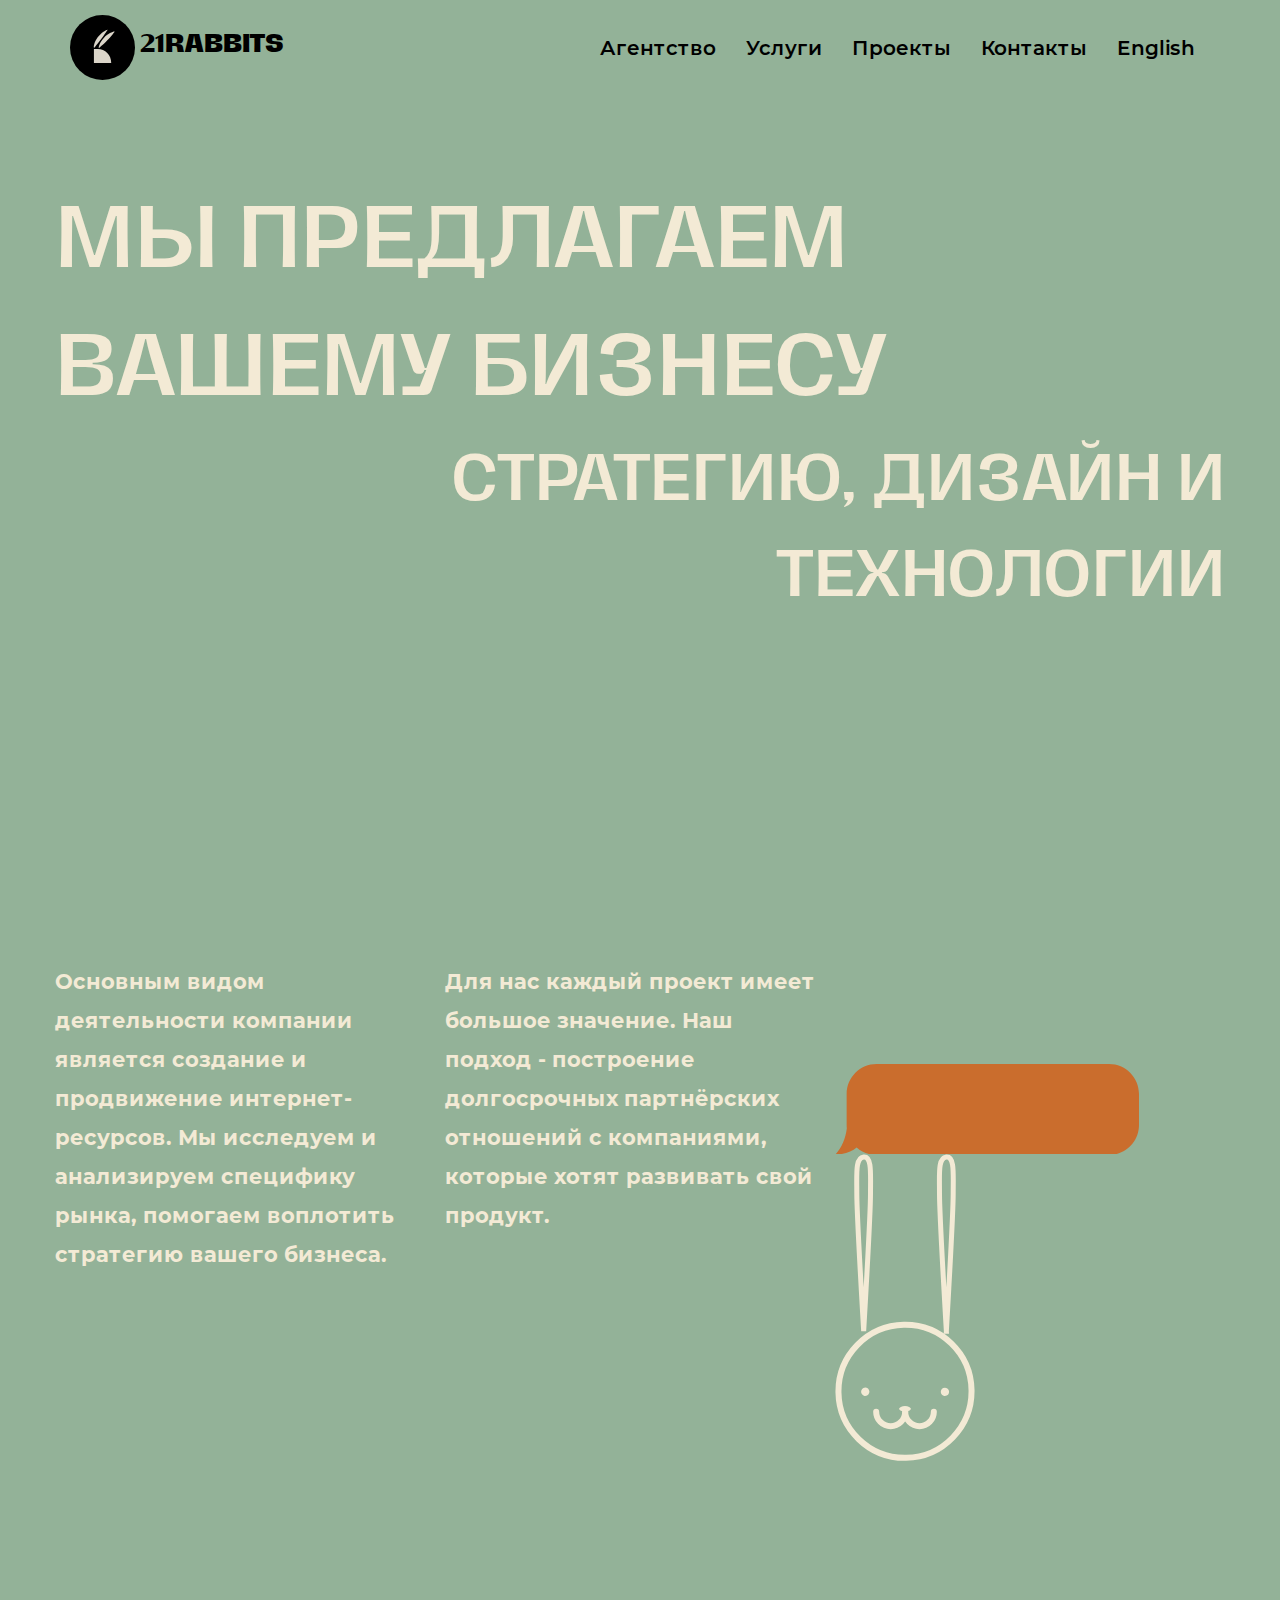
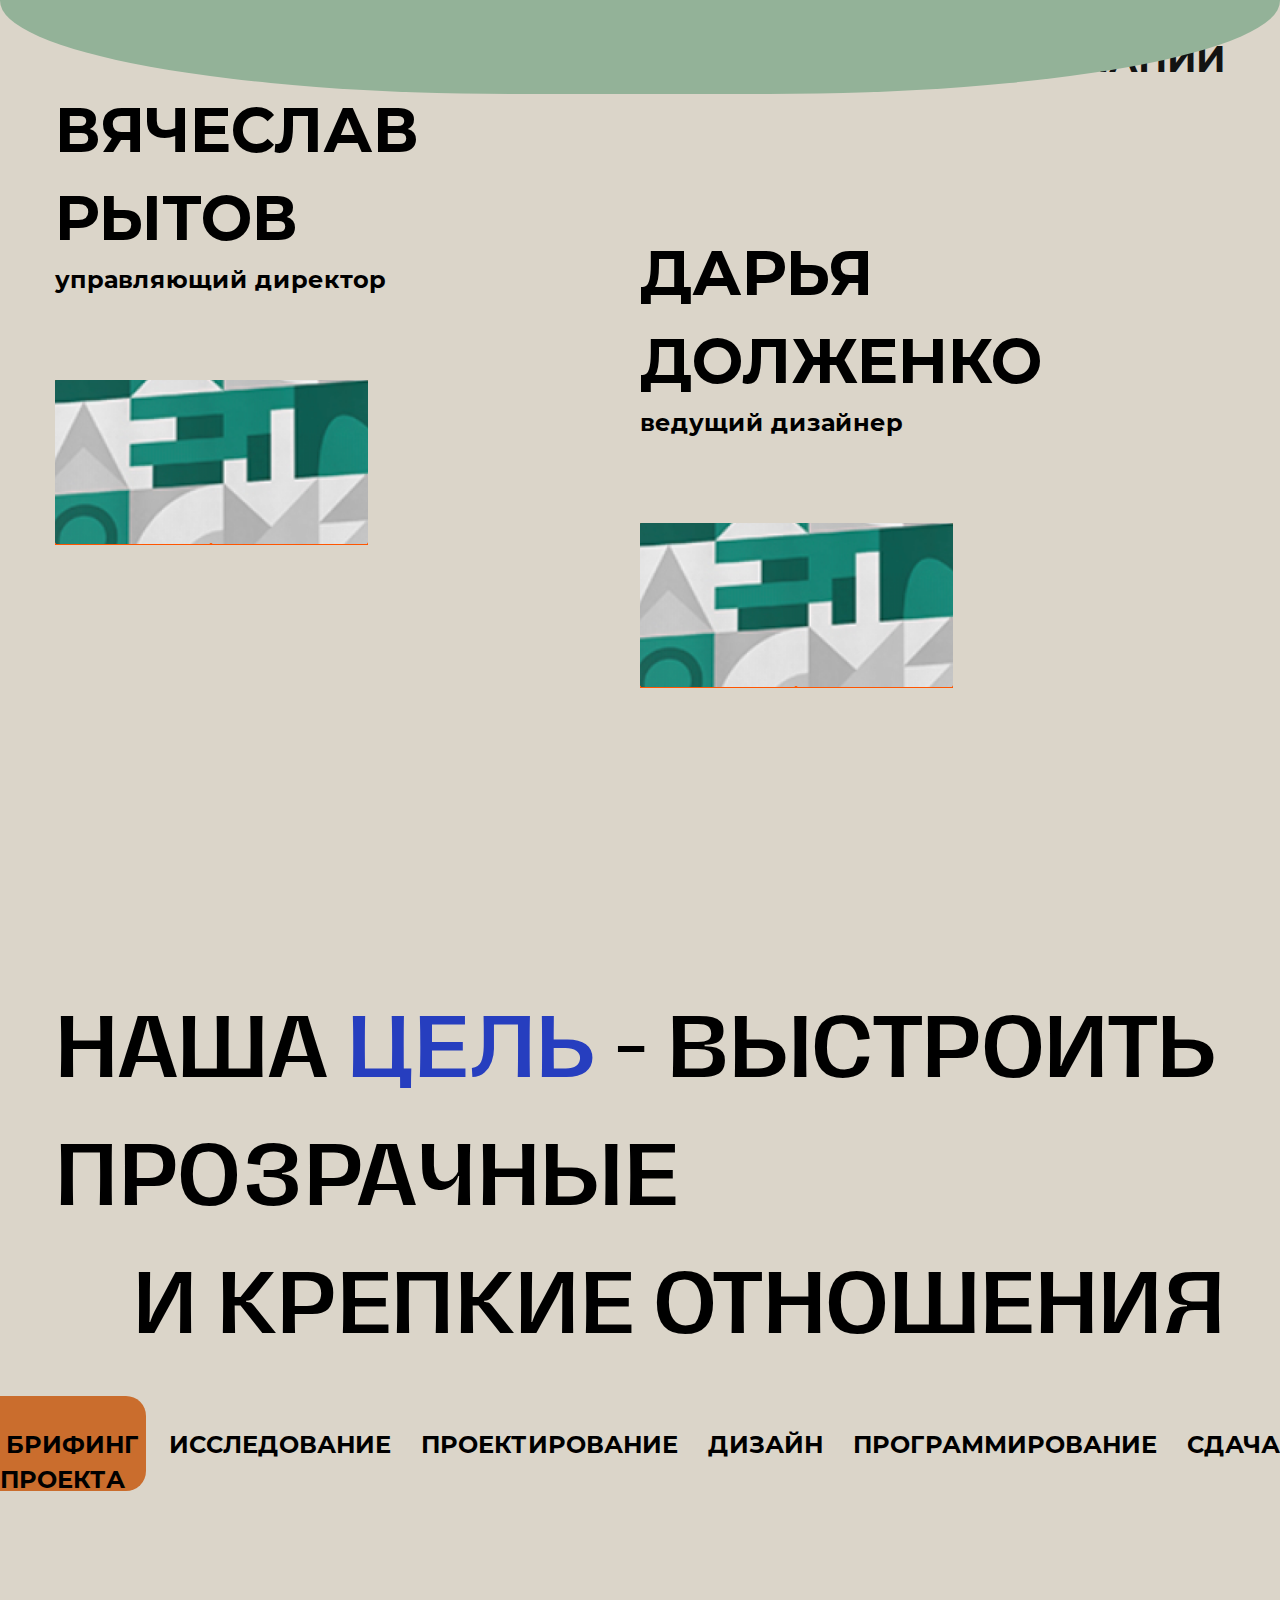
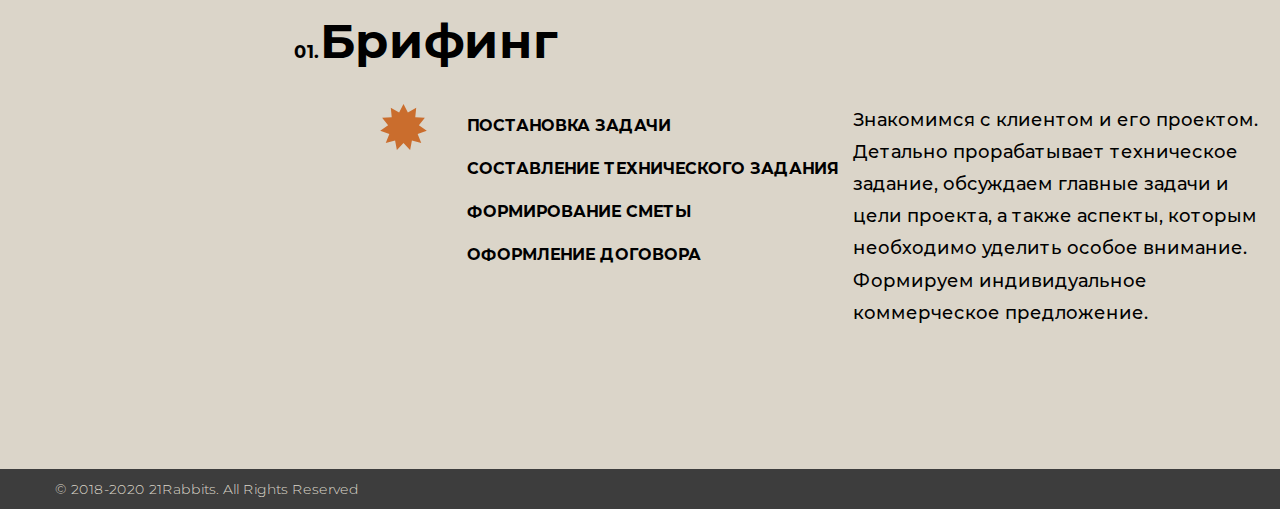
<file: agency.html>
<!DOCTYPE html>
<html lang="ru">
<head>
<meta charset="utf-8">
<meta http-equiv="X-UA-Compatible" content="IE=edge">
<meta name="viewport" content="width=device-width, initial-scale=1">
<meta name="format-detection" content="telephone=no">
<link rel="shortcut icon" type="image/x-icon" href="img/logo.svg" />
<meta name="description" content="студия дизайна и разработки сайтов, лендингов, мобильных приложений" />
<meta name="keywords" content="дизайн сайта, лендинг, уникальный дизайн, веб-разработка, разработка мобильных приложений" />
<title>Студия дизайна 21Rabbits</title>
<link rel="stylesheet" type="text/css" href="css/bootstrap.min.css">
<link rel="stylesheet" type="text/css" href="css/style.css">
<link rel="stylesheet" type="text/css" href="css/responsive.css">  

</head>
<body>
<div class="wrapper_agency">
<header>
  <div class="container-fluid">
    <div class="container">
    <nav  class="navbar navbar-default agency__navigation">
      
      <button type="button" class="navbar-toggle" data-toggle="collapse" data-target="#bs-example-navbar-collapse-1">
            Меню
      </button>    
      <a class="navbar-brand" href="index.html">
        <img class="black_white_logo" src="img/logo.svg" alt="21Rabbits">
         <span><span class="brand_part">21</span>Rabbits</span>
      </a> 
    <div class="collapse navbar-collapse" id="bs-example-navbar-collapse-1">
     <ul class="nav navbar-nav">
            <li class="menus">
              <a class="first_point active_page" href="agency.html">Агентство</a>
              <span class="underlined_menu main_page"></span>
            </li>
            <li>
              <a href="service.html">Услуги</a>              
            </li>                
            <li> 
              <a  href="projects.html">Проекты</a>
            </li>                               
            <li>
              <a  href="contacts.html">Контакты</a>              
            </li>
            <li>
                <a href="#">English</a>              
            </li>        
      </ul>
      </div>
    </nav>
  </div>
</div>
</header>

<div class="container-fluid">
  <div class="container">
   <h2 class="agency__title">Мы предлагаем вашему бизнесу <br class="desktop">
     <span>стратегию, дизайн и технологии</span></h2>
     <div class="col-md-12 agency_flex_box">
     <div class="col-md-4 first">
         <p class="agency_first_block "> Основным видом деятельности компании является создание и продвижение интернет-ресурсов. Мы исследуем и анализируем специфику рынка, помогаем воплотить стратегию вашего бизнеса.</p> 
     </div>
  <div class="col-md-4 second">
    <p class="agency_first_block "> Для нас каждый проект имеет большое значение. Наш подход - построение долгосрочных партнёрских отношений с компаниями, которые хотят развивать свой продукт.</p>
   </div>

     <div class="col-md-4 third">
      <div id="agency_greet" class="chat_box agency">
      <div class="chat_box_content">
         <span class="rabbit_message" id="agency_chat"></span>
         <span class="rabbit_message" id="agency_chat2"> </span> 
         <span class="rabbit_message" id="agency_chat3">   </span>         
      </div> <!-- content -->
     </div> <!-- chat_box -->
       <img class="agency_rabbit" src="img/agency_rabbit.svg" alt="21Rabbit">
   </div>

  </div>
 </div>
</div>
</div>



<div class="container-fluid agency_content">
  <div class="container">
   <div class="col-md-12">
    <p class="agency_founders">Основатели компании</p>
    <div class="col-md-6">      
        <p class="worker_name">Вячеслав Рытов</p>
         <p class="worker_position">управляющий директор</p>
      <div class="worker_photo">
           <img src="img/main/news_preview.png" alt="21Rabbits">
      </div>    <!-- worker_photo -->
      </div> <!-- col-md-6 -->
      <div class="col-md-6">
         <p class="worker_name below">Дарья Долженко</p>
          <p class="worker_position">ведущий дизайнер</p>
            <div class="worker_photo below">
            <img src="img/main/news_preview.png" alt="21Rabbits">
           </div><!-- worker_photo -->
     </div><!-- col-md-6 -->
    </div><!-- col-md-12 -->
  </div> <!-- container -->
  <div class="container">
       <h2 class="agency_main_stream"> Наша <span class="main_target">цель</span> - выстроить прозрачные <span class="agency_relations">и крепкие отношения</span></h2>
  </div>


<div class="container-fluid">



<div class="job_activity_menu">
  <span class="agency_process_menu active" data-process="brief">Брифинг</span>
  <span class="agency_process_menu " data-process="research"> Исследование</span>
  <span class="agency_process_menu " data-process="project">Проектирование</span>
  <span class="agency_process_menu " data-process="design">Дизайн</span>
  <span class="agency_process_menu " data-process="programm">Программирование</span>
  <span class="agency_process_menu " data-process="final">Сдача проекта</span>

</div> 

    <div class="process-panel opened" id="brief">      
     <p class="agency_process_title"><span>01.</span>Брифинг</p>
     <div class="col-md-12 panels_content"> 
       <div class="col-md-4">
          <img class="agency_animation rotation" src="img/agency/star.svg" alt="21Rabbits">
       </div> 
       <div class="col-md-4">
         <ul class="agency_process_list">
          <li>Постановка задачи </li>
          <li>Составление Технического Задания </li>
          <li>Формирование сметы </li>
          <li>Оформление договора </li>
         </ul>
       </div>
       <div class="col-md-4">
        <p class="agency_process_list_text">
          Знакомимся с клиентом и его проектом. Детально прорабатывает техническое задание, обсуждаем главные задачи и цели проекта, а также аспекты, которым необходимо уделить особое внимание. Формируем индивидуальное коммерческое предложение.
         </p>
       </div>
     </div>     
   </div><!-- process panel  -->

   <div class="clearfix"></div>


   <div class="process-panel" id="research">
     <p class="agency_process_title"><span>02.</span>Исследование</p>
     <div class="col-md-12 panels_content">
       <div class="col-md-4">
          <img class="agency_research1 " src="img/agency/research_quest1.svg" alt="21Rabbits">
          <img class="agency_research2" src="img/agency/research_quest2.svg" alt="21Rabbits">
       </div>
       <div class="col-md-4">
         <ul class="agency_process_list">
          <li>Цели проекта </li>
          <li>Целевая аудитория</li>
          <li>Анализы </li>
          <li>Конкуренты </li>
          <li>Функциональные характеристики</li>
         </ul>
       </div>

       <div class="col-md-4">
        <p class="agency_process_list_text">
          На основании предоставленного брифа и материалов формируем основную идею проекта, описываем целевую аудиторию, решаем проблему потребителя. Изучаем и анализируем как выделить компанию в сегменте рынка. Выделяем ключевые смыслы, делаем акцент на сильные стороны бизнеса.
         </p>
       </div>
     </div>     
   </div><!-- tab  -->


   <div class="clearfix"></div>


    <div class="process-panel" id="project">
    <p class="agency_process_title"><span>03.</span>Проектирование</p>
     <div class="col-md-12 panels_content">
       <div class="col-md-4">
          <img class="agency_project rotation" src="img/agency/project.svg" alt="21Rabbit">          
       </div>
       <div class="col-md-4">
         <ul class="agency_process_list">
          <li>Персоны пользователей </li>
          <li>CJM</li>
          <li>Прототипирование</li>          
         </ul>
       </div>

       <div class="col-md-4">
        <p class="agency_process_list_text">
          Разработка прототипа сайта на основе аналитики. Проектируем структуру сайта, информационное содержание страниц. Собираем обратную связь. Оцениваем доступность и ясность каждого элемента для пользователя. Собираем обратную связь.
         </p>
       </div>
     </div>     
   </div><!-- tab  -->


   <div class="clearfix"></div>


  <div class="process-panel" id="design">
    <p class="agency_process_title"><span>04.</span>Дизайн <img src="img/agency/design.svg" alt="21Rabbits"></p>
     <div class="col-md-12 panels_content">
       <div class="col-md-4">          
       </div>
       <div class="col-md-4">
         <ul class="agency_process_list">
          <li>концепции </li>
          <li>ux</li>
          <li>ui</li> 
          <li>типографика</li>
          <li>анимация</li>         
         </ul>
       </div>
       <div class="col-md-4">
        <p class="agency_process_list_text">
          Разрабатываем оговоренное количество дизайн-концепций. После утверждения направления, переходим к дизайну внутренних страниц. Во время разработки, мы можем работать над айдентикой, иллюстрациями и другими маркетинговыми материалами. После согласовываем макеты с заказчиком и вносим необходимые корректировки.
         </p>
       </div>
     </div>     
   </div><!-- tab  -->
     <div class="process-panel" id="programm">
    <p class="agency_process_title"><span>05.</span>Программирование</p>
     <div class="col-md-12 panels_content">
       <div class="col-md-4">
        <p class="process process_arrow1">→</p>
        <p class="process process_arrow2">→</p>
        <p class="process process_arrow3">→</p>          
       </div>
       <div class="col-md-4">
         <ul class="agency_process_list">
          <li>Верстка </li>
          <li>html</li>
          <li>адаптив</li>        
         </ul>
       </div>

       <div class="col-md-4">
        <p class="agency_process_list_text">
          Адаптивная верстка на основные разрешения экранов, планшеты, мобильные устройства. Подключаем необходимые сервисы. Развертывание и настройка системы управления сайтом, интеграция страниц с системой управления, базовые настройки SEO. 
         </p>
       </div>
     </div>     
   </div><!-- tab  -->


   <div class="clearfix"></div>

   <div class="process-panel" id="final">
    <p class="agency_process_title"><span>06.</span>Сдача проекта </p>
     <div class="col-md-12 panels_content">
       <div class="col-md-4">        
         <div class="chat_box">
            <div class="chat_box_content">
               <span class="rabbit_message" id="message"></span>
               <span class="rabbit_message" id="message2"> </span> 
               <span class="rabbit_message" id="message3">   </span>         
            </div> <!-- content -->
           </div> <!-- chat_box -->
           <img class="final_rabbit" src="img/agency/final_rabbit.svg" alt="21Rabbits">
       </div>

       <div class="col-md-4">
         <ul class="agency_process_list">
          <li>тестирование </li>
          <li>запуск проекта</li>              
         </ul>
       </div>
       <div class="col-md-4">
        <p class="agency_process_list_text">
          Установка сайта на тестовый домен. Проверяем отображение и работу сайта на различных разрешениях, вносим необходимые корректировки. Вносим базовые настройки хостинга и почты сайта. Подробно описываем алгоритмы работы с сайтом для Заказчика. 
         </p>
       </div>
     </div>    

<div class="clearfix"></div>

 
</div> <!-- fluid -->










 <div class="clearfix"></div>




</div>





<footer class="site_footer">
      <div class="container">
        <p class="footer_text"> © 2018-2020 21Rabbits. All Rights Reserved</p>
      </div>
</footer> 
<script src="js/juery.js"></script>
<script type="text/javascript">
 function project_done(){ 

  let text = 'Отличная ';
  let text2 = 'работа!  ';
  let text3= 'Ура!';
  let delay = 100; 
  let elem = $('#message'); 
  let elem2 = $('#message2');
  let elem3 = $('#message3');



   let print_text = function(text, elem, delay){  
    if(text.length > 0) {    
      elem.append(text[0]);      
      setTimeout(      
        function() {        
          print_text(text.slice(1), elem, delay); 
        }, delay        
      );      
    }    
  }
  print_text(text, elem, delay);
   setTimeout(      
        function() {        
          print_text(text2, elem2, delay);          
        }, 1500
  );
  setTimeout(      
        function() {        
          print_text(text3, elem3, delay);          
        }, 3000
  ); 
    
    // console.log(elem.Nodes);
}
 function agency_info(){ 
  let text = 'Познакомься ';
  let text2 = 'с нами  ';
  let text3= 'ближе!';
  let delay = 100; 
  let elem = $('#agency_chat'); 
  let elem2 = $('#agency_chat2');
  let elem3 = $('#agency_chat3');

  let print_text = function(text, elem, delay){  
    if(text.length > 0) {    
      elem.append(text[0]);      
      setTimeout(      
        function() {        
          print_text(text.slice(1), elem, delay); 
        }, delay        
      );      
    }    
  }
  print_text(text, elem, delay);
   setTimeout(      
        function() {        
          print_text(text2, elem2, delay);          
        }, 1500
  );
  setTimeout(      
        function() {        
          print_text(text3, elem3, delay);          
        }, 3000
  ); 
    start_chat = '';
}




// для включения при скролле чата



// Получаем нужный элемент
var element = document.getElementById('agency_greet');

var start_chat = function (target) {
  // Все позиции элемента
  var targetPosition = {
      top: window.pageYOffset + target.getBoundingClientRect().top,
      left: window.pageXOffset + target.getBoundingClientRect().left,
      right: window.pageXOffset + target.getBoundingClientRect().right,
      bottom: window.pageYOffset + target.getBoundingClientRect().bottom
    },
    // Получаем позиции окна
    windowPosition = {
      top: window.pageYOffset,
      left: window.pageXOffset,
      right: window.pageXOffset + document.documentElement.clientWidth,
      bottom: window.pageYOffset + document.documentElement.clientHeight
    };

  if (targetPosition.bottom > windowPosition.top && // Если позиция нижней части элемента больше позиции верхней чайти окна, то элемент виден сверху
    targetPosition.top < windowPosition.bottom && // Если позиция верхней части элемента меньше позиции нижней чайти окна, то элемент виден снизу
    targetPosition.right > windowPosition.left && // Если позиция правой стороны элемента больше позиции левой части окна, то элемент виден слева
    targetPosition.left < windowPosition.right) { // Если позиция левой стороны элемента меньше позиции правой чайти окна, то элемент виден справа
    // Если элемент полностью видно, то запускаем следующий код
   
   
    agency_info();
  } else {
    // Если элемент не видно, то запускаем этот код
    
  };
};

// Запускаем функцию при прокрутке страницы
window.addEventListener('scroll', function() {
  start_chat (element);
});




 var processItems = document.querySelectorAll('.agency_process_menu'),
 
      process_index, process_part;
var processContent = document.querySelectorAll('.process-panel');

let process_colors = ['#ca6d2d', '#9cb89a', '#b88903', '#abbe7b', '#7b9eb0', '#a690b2'];
  // for (process_index = 0; process_index < processItems.length; process_index++) {
  //     process_part = processItems[process_index];

       

  //     process_part.addEventListener('click', function (event) {

  //     	// let parent = event.target.parentNode; 
  //         let selected = event.target.getAttribute('data-process');

          

   
  //         let opened = document.getElementById(selected);

  //         for (var i = 0; i <  processContent.length;i++) {
  //         	// if(processContent[i].classList.contains('opened')){
  //         	// 	alert(i);
  //         	// 	// return;
  //         	// }
  //            processContent[i].classList.remove('opened');

  //         }

  //         // opened.addClass('active');
  //         event.target.classList.add('active');
  //         opened.classList.add('opened');

  //         if (selected=='final'){
  //         	project_done();
  //         }


          processItems.forEach(function (e, i) {
            e.addEventListener('click', function (event) {
              let selected = event.target.getAttribute('data-process');
              let index_current =i;
              let current_color  = process_colors[index_current];

              let opened = document.getElementById(selected);


              for (var a = 0; a <  processContent.length;a++) {
                 processContent[a].classList.remove('opened');

                 if(a<index_current){
                 	processItems[a].style.backgroundColor = current_color;
                 	processItems[a].style.color = '#000';
                 }
                 else if(a==index_current){
                    processItems[a].style.backgroundColor = current_color;
                    processItems[a].style.color = '#dbd5c9';
                 }
                 else{
                 	processItems[a].style.backgroundColor = 'transparent';
                 	processItems[a].style.color = '#000';
                 }


              }

          // opened.addClass('active');
          // event.target.classList.add('active');
          opened.classList.add('opened');

          if (selected=='final'){
          	project_done();
          }
              
             });
           });

         
           // event.preventDefault();
      
      // });
  // }





// А также запустим функцию сразу. А то вдруг, элемент изначально видно
// start_chat (element);







// $(function() {
//     var blockTop = $('.second').offset().top;
//     var CountUpFlag = 0;
//     var $window = $(window);
//     $window.on('load scroll', function() {
//         var top = $window.scrollTop();
//         var height = $window.height();
//         if (top + height >= blockTop && CountUpFlag == 0) {
//             CountUp();
//             CountUpFlag = 1;
//         }
//     });
//     function CountUp() {
//         $('#animation').show();
//     }
// });

</script> 
</body>
</html>
</file>
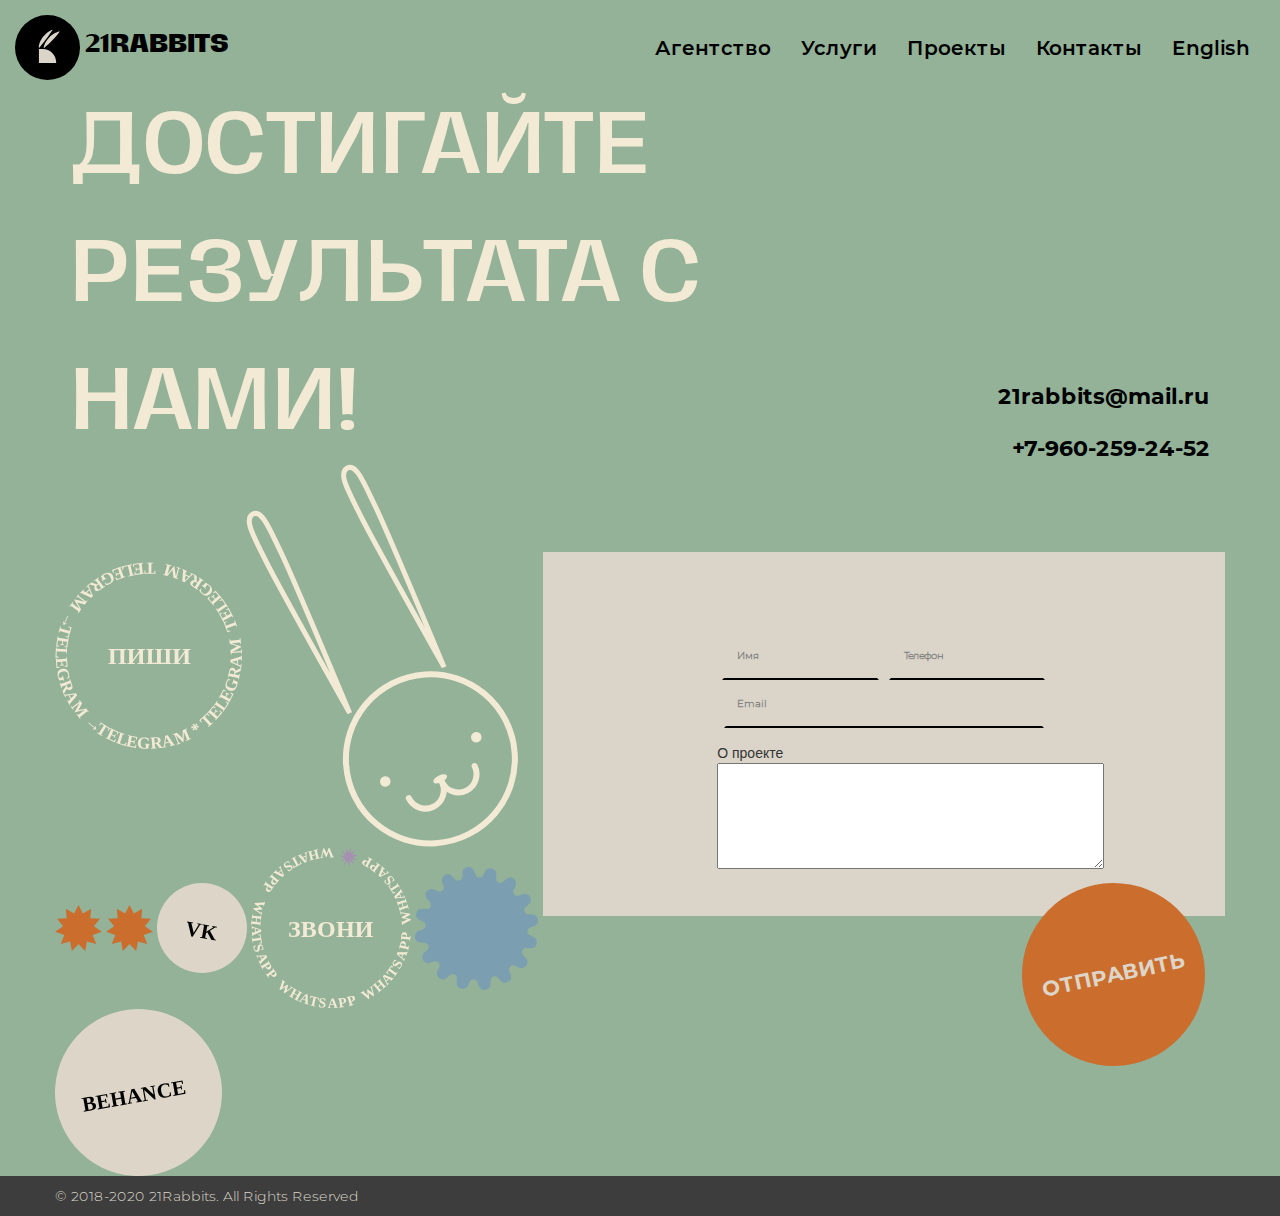
<file: contacts.html>
<!DOCTYPE html>
<html lang="ru">
<head>
<meta charset="utf-8">
<meta http-equiv="X-UA-Compatible" content="IE=edge">
<meta name="viewport" content="width=device-width, initial-scale=1">
<meta name="format-detection" content="telephone=no">
<link rel="shortcut icon" type="image/x-icon" href="logo.svg" />
<meta name="description" content="студия дизайна и разработки сайтов, лендингов, мобильных приложений" />
<meta name="keywords" content="дизайн сайта, лендинг, уникальный дизайн, веб-разработка, разработка мобильных приложений" />
<title>Студия дизайна 21Rabbits</title>
<link rel="stylesheet" type="text/css" href="css/bootstrap.min.css">
<link rel="stylesheet" type="text/css" href="css/style.css"> 
<link rel="stylesheet" type="text/css" href="css/responsive.css"> 

</head>
<body>

  <div class="container-fluid contacts_page  ">

<header>



 
    <nav  class="navbar navbar-default agency__navigation">
      
      <button type="button" class="navbar-toggle" data-toggle="collapse" data-target="#bs-example-navbar-collapse-1">
            Меню
      </button>    
      <a class="navbar-brand" href="index.html">
        <img class="black_white_logo" src="img/logo.svg" alt="21Rabbits">
         <span><span class="brand_part">21</span>Rabbits</span>
      </a> 
    <div class="collapse navbar-collapse main_page_navigation" id="bs-example-navbar-collapse-1">
     <ul class="nav navbar-nav">
            <li class="menus">
              <a class="first_point active_page" href="agency.html">Агентство</a>
             
            </li>
            <li>
              <a href="service.html">Услуги</a>              
            </li>                
            <li> 
              <a  href="service.html">Проекты</a>
            </li>                               
            <li>
              <a  href="contacts.html">Контакты</a>              
            </li>
            <li>
                <a href="projects.html">English</a>              
            </li>        
      </ul>
    </div>
    </nav>


</header>


   <div class="container">
    <div class="col-md-12 flex_contacts">
      <div class="col-md-9">
    <h2 class="contacts__headline">Достигайте <br class="desktop"> результата с нами!</h2>

  </div>
  <div class="col-md-3">
    <p class="contacts_data_right">21rabbits@mail.ru</p><br>
      <p class="contacts_data_right" href="tel:+79602592452">
      +7-960-259-24-52</p>

    </div>
</div>

      <div class="col-md-12">
        <div class="col-md-5">

          <img class="social write" src="img/contacts/write.svg" alt="21Rabbits">
         <img class="social rabbit" src="img/contacts/contact_rabbit.svg" alt="21Rabbits">
         <img class="social yellow" src="img/contacts/orange.svg" alt="21Rabbits">
          <img class="social orange" src="img/contacts/orange.svg" alt="21Rabbits">
           <img class="social vk" src="img/contacts/vk.svg" alt="21Rabbits">
          <img class="social vk" src="img/contacts/call.svg" alt="21Rabbits">
          <img class="social vk" src="img/contacts/contact_blue.svg" alt="21Rabbits">
          <img class="social behance" src="img/contacts/behance.svg" alt="21Rabbits">

        </div>


        <div class="col-md-7">


           <div class="contacts_form">
  
 
   
   <form id="contacts_form" class="contacts__form"  method="POST">
 
      <div class="col-md-6 col-xs-6 divided_input">
         <label>
         <input class="contacts_input required_data contacts_small_input_left" name="user_mail" type="email" required="required" /> 
          <div class="label-text">Имя</div>
           </label>
        </div>
       <div class="col-md-6 col-xs-6 divided_input">
        <label> 
         <input class="contacts_input required_data contacts_small_input_right"  name="user_phone" type="tel" required="required" />
          <div class="label-text">Телефон</div>
        </label>
       </div>

           <label>
    <input class="contacts_input required_data" name="user_name" type="text" required="required" />
    <div class="label-text">Email</div>
    </label>


      <!--    <input class="contacts_input required_data contacts_small_input_right"  name="comments" type="text" required="required"/>
 -->




          <div class="label-text">О проекте</div>
       


        <textarea rows="5" cols="45" name="text"></textarea>


        <button id="send_letter" class="contacts_form_submit draw maker service_form" type="submit">Отправить</button>           
       </form> 
<div class="error"></div>
</div>

        </div>


      </div>



     



</div>
 
<footer class="site_footer">
      <div class="container">
        <p class="footer_text"> © 2018-2020 21Rabbits. All Rights Reserved</p>
      </div>
    </footer> 
<script src="js/juery.js"></script>
<script src="js/menu.js"></script>
<script src="js/jquery.maskedinput.min.js" ></script>
<script>
//Маска для телефона
$(function() {
$.mask.definitions['~']='[+-]';    
$("input[type='tel']").mask('+7   (999)  999-99-99');  
});  
$(document).on('click', 'input[type="tel"]', function(){
$(this).focus();
});
</script>
<script src="js/contacts.js"></script>
<script src="js/index.js"></script>
</body>
</html>
</file>
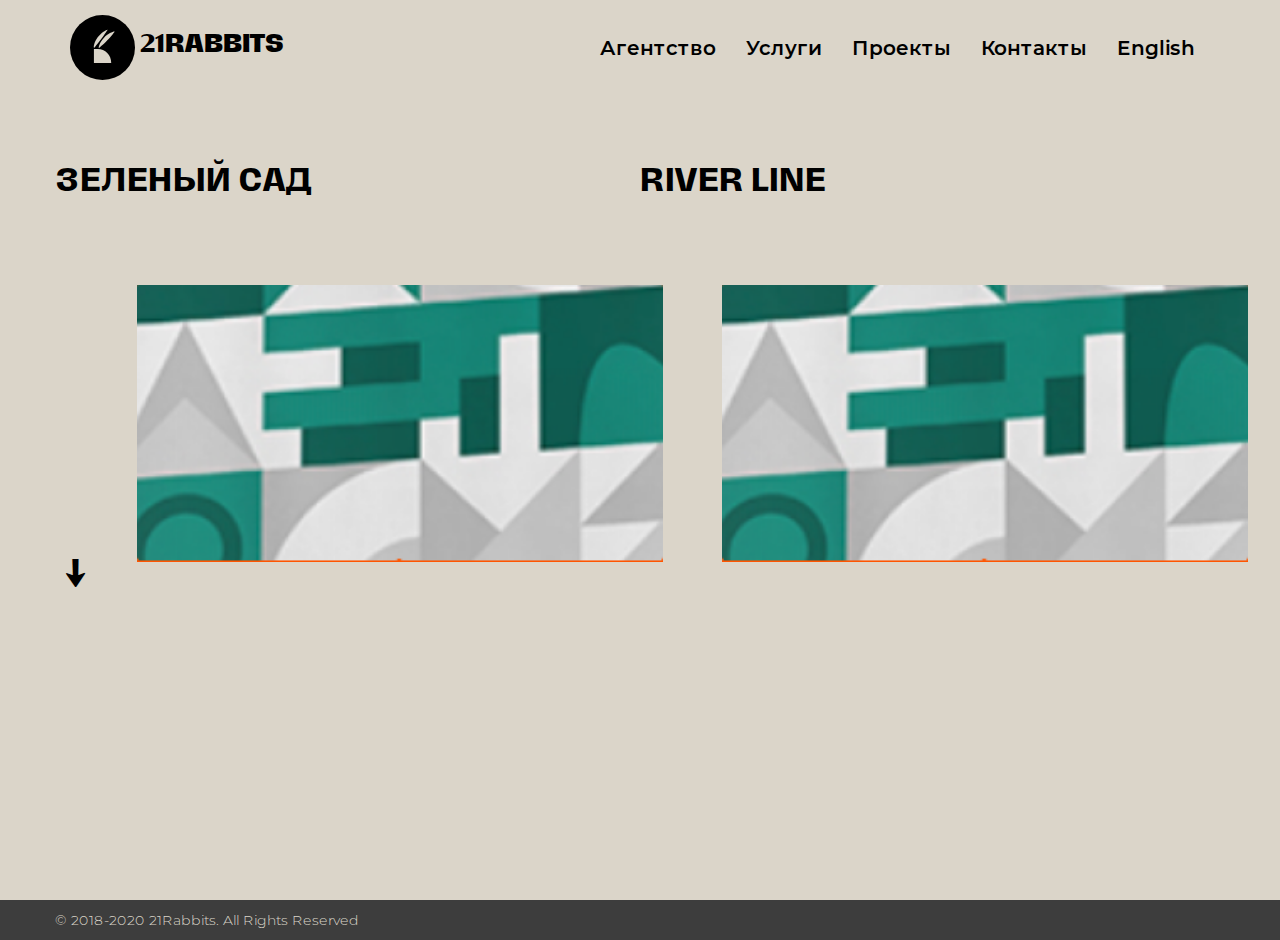
<file: projects.html>
<!DOCTYPE html>
<html lang="ru">
<head>
<meta charset="utf-8">
<meta http-equiv="X-UA-Compatible" content="IE=edge">
<meta name="viewport" content="width=device-width, initial-scale=1">
<meta name="format-detection" content="telephone=no">
<link rel="shortcut icon" type="image/x-icon" href="img/logo.svg" />
<meta name="description" content="студия дизайна и разработки сайтов, лендингов, мобильных приложений" />
<meta name="keywords" content="дизайн сайта, лендинг, уникальный дизайн, веб-разработка, разработка мобильных приложений" />
<title>Студия дизайна 21Rabbits</title>
<link rel="stylesheet" type="text/css" href="css/bootstrap.min.css">
<link rel="stylesheet" type="text/css" href="css/style.css">
<link rel="stylesheet" type="text/css" href="css/responsive.css">  
</head>
<body>
<div class="projects_page wrapper">
<header class="main__navigation">
  <div class="container-fluid">
    <div class="container">
    <nav id="main_page_navigation" class="navbar navbar-default">      
      <button type="button" class="navbar-toggle" data-toggle="collapse" data-target="#bs-example-navbar-collapse-1">
            Меню
      </button>      
      <a class="navbar-brand" href="index.html">
        <img class="black_white_logo" src="img/logo.svg" alt="21Rabbits">
          <span><span class="brand_part">21</span>Rabbits</span>
      </a> 
    <div class="collapse navbar-collapse main_page_navigation" id="bs-example-navbar-collapse-1">
      <ul id="transparent_nav" class="nav navbar-nav">
            <li class="menus">
              <a class="first_point active_page" href="agency.html">Агентство</a>
              <span class="underlined_menu main_page"></span>
            </li>
            <li>
             <a href="service.html">Услуги</a>                          
            </li>                
            <li> 
              <a  href="projects.html">Проекты</a>
            </li>                               
            <li>
              <a  href="contacts.html">Контакты</a>              
            </li>
            <li>
                <a href="#">English</a>              
            </li>        
      </ul>
    </div>
    </nav>
  </div>
</div>
</header>
<div class="container-fluid">
  <div class="container project_carousel">  
  <div class="start projects_slide active_project">  
    <div class="col-md-12">
      <div class="col-md-6">
      <p class="project_overview_title">Зеленый сад</p>
      <img class="project_overview_image" src="img/main/news_preview.png"> 
      </div> <!-- 6 col -->
      <div class="col-md-6">
      <p class="project_overview_title">River Line </p>
      <img class="project_overview_image" src="img/main/news_preview.png"> 
      <div class="project_overview_image"></div>
      </div> <!-- 6 col -->
       </div> <!-- 12 col -->
    </div> <!-- slide -->
  <div class="projects_slide">  
    <div class="col-md-12">
      <div class="col-md-6">
      <p class="project_overview_title">Инноловские пруды</p>
      <img class="project_overview_image" src="img/main/news_preview.png"> 
      </div> <!-- 6 col -->
      <div class="col-md-6">
      <p class="project_overview_title">Молодежный центр Аннино  </p>
      <img class="project_overview_image" src="img/main/news_preview.png"> 
      <div class="project_overview_image"></div>
      </div> <!-- 6 col -->
       </div> <!-- 12 col -->
    </div> <!-- slide -->
    <span id="project_slider_next" class="project_arrow" >→</span>
    <span id="project_slider_prev" class="project_arrow" >→</span> 
  </div>
  </div>
</div><!--wrapper -->
<div class="projects_template">
	<div class="container">
    <p class="projects_title">Зеленый сад</p>
     <p class="projects_category">website   <span> 2018</span></p>
    </div>
      <div class="projects_banner"></div>
      <div class="container">
         <p class="projects_description">Дизайн сайта в приятных тонах для ресторана здорового питания. Задачей было рассказать о ресторане, выделить  его особенности. Выбранное стилистическое решение подчеркивает концепцию ресторана — лёгкое и здоровое питание, а также тесную связь человека с природой.</p>
      </div>
      <div class="projects_photo">
      	<div class="col-md-12">
      	    <div class="col-md-6">
      	      <img class="photos_projects" src="img/main/news_preview.png" alt="21Rabbit">
      	    </div>
      	    <div class="col-md-6">
      	      <img class="photos_projects" src="img/main/news_preview.png" alt="21Rabbit">
      	    </div>
      	</div>
      </div>
      <div class="container">
          <p class="projects_description desc2">Страницы устроены таким образом, чтобы пользователь легко мог переключаться между ними и получить всю необходимую информацию о заведении, режиме работы, контактах. Страницы устроены таким образом, чтобы пользователь легко мог переключаться между ними и получить всю необходимую информацию о заведении, режиме работы, контактах.</p>
      </div>
      <div class="video_projects">
      </div>
      <div class="container">
          <div class="col-md-12">
          <div class="col-md-4">
          <p class="back_projects projects_link">Обратно к проектам</p>
          </div>
          <div class="col-md-4">
          <p class="next_project  projects_link">Следующий проект</p>
          </div>
          <div class="col-md-4">
          <p class="current_project">Зеленый сад </p>
          </div>
          </div> <!-- col-md-12 -->
          <p class="projects_arrow">→</p>
      </div><!-- container -->
      </div><!-- template -->
   <footer class="site_footer">
      <div class="container">
        <p class="footer_text"> © 2018-2020 21Rabbits. All Rights Reserved</p>
      </div>
    </footer>
   <script src="js/juery.js"></script>
  <script src="js/bootstrap.min.js"></script>
  <script src="js/slider.js"></script>
  </body>
</html>
</file>
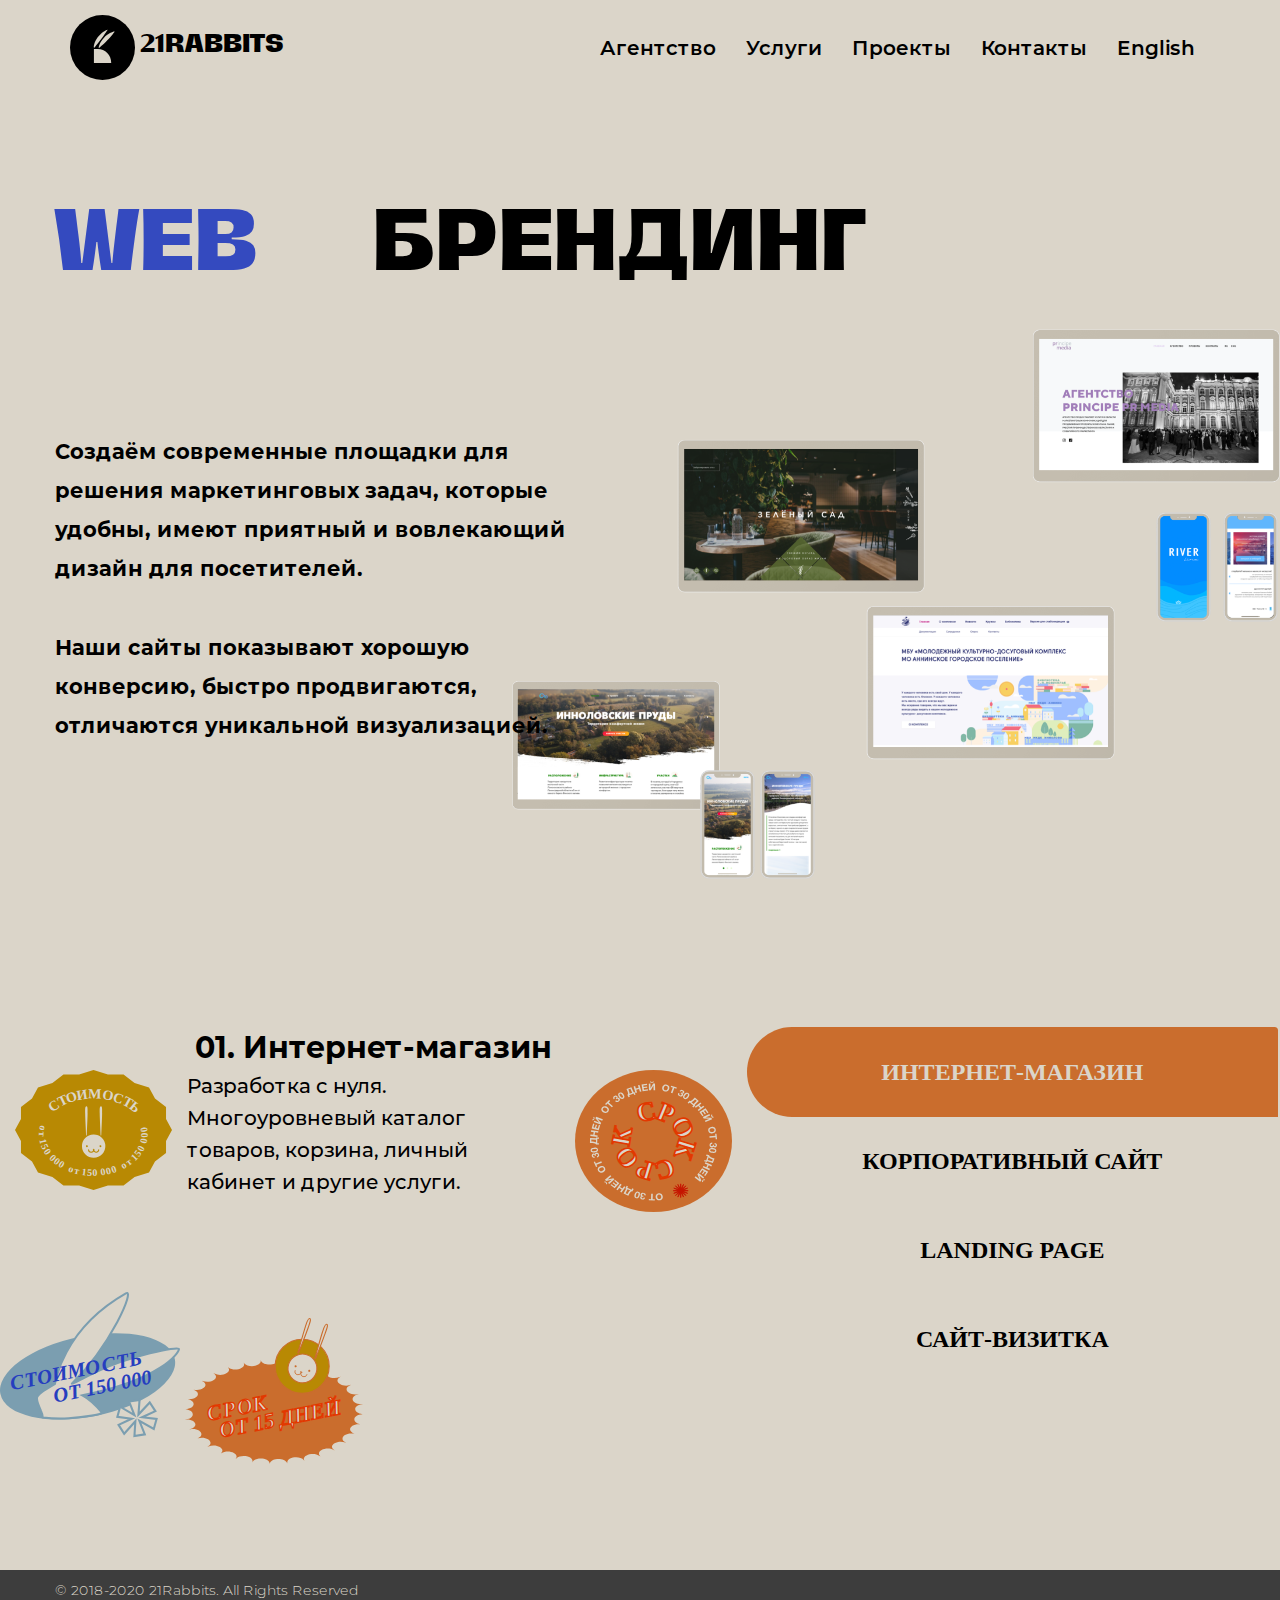
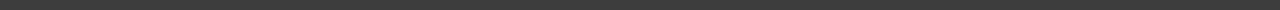
<file: service.html>
<!DOCTYPE html>
<html lang="ru">
<head>
<meta charset="utf-8">
<meta http-equiv="X-UA-Compatible" content="IE=edge">
<meta name="viewport" content="width=device-width, initial-scale=1">
<meta name="format-detection" content="telephone=no">
<link rel="shortcut icon" type="image/x-icon" href="img/logo.svg" />
<meta name="description" content="студия дизайна и разработки сайтов, лендингов, мобильных приложений" />
<meta name="keywords" content="дизайн сайта, лендинг, уникальный дизайн, веб-разработка, разработка мобильных приложений" />
<title>Студия дизайна 21Rabbits</title>
<link rel="stylesheet" type="text/css" href="css/bootstrap.min.css">
<link rel="stylesheet" type="text/css" href="css/style.css"> 
<link rel="stylesheet" type="text/css" href="css/responsive.css"> 

</head>
<body>
<div class="projects_page">


















<header class="main__navigation">
  <div class="container-fluid">
    <div class="container">
    <nav id="main_page_navigation" class="navbar navbar-default">      
      <button type="button" class="navbar-toggle" data-toggle="collapse" data-target="#bs-example-navbar-collapse-1">
            Меню
      </button>      
      <a class="navbar-brand" href="index.html">
        <img class="black_white_logo" src="img/logo.svg" alt="21Rabbits">
         <span><span class="brand_part">21</span>Rabbits</span>
      </a> 
    <div class="collapse navbar-collapse main_page_navigation" id="bs-example-navbar-collapse-1">
      <ul id="transparent_nav" class="nav navbar-nav">
            <li class="menus">
              <a class="first_point active_page" href="agency.html">Агентство</a>
              <span class="underlined_menu main_page"></span>
            </li>
            <li>
             <a href="service.html">Услуги</a>                          
            </li>                
            <li> 
              <a  href="projects.html">Проекты</a>
            </li>                               
            <li>
              <a  href="contacts.html">Контакты</a>              
            </li>
            <li>
                <a href="#">English</a>              
            </li>        
      </ul>
    </div>
    </nav>
  </div>
</div>
</header>  





<div class="container-fluid wrapper">
	<div class="container">
<ul class="nav nav-tabs">
  <li class="active">
    <a class="service_main_menu inline_tabs" id="service_first_tab" data-toggle="tab" href="#web">Web</a>
  </li>
  <li>
    <a class="service_main_menu inline_tabs" data-toggle="tab" href="#branding">Брендинг</a>
  </li>

</ul>
</div>
<div class="tab-content">
  <div class="tab-pane active" id="web">
<img class="service_web_gallery_img" src="img/group.png" align="21Rabbits">


    <div class="container">
  	  <div class="col-md-12">
        <div class="col-md-7">
           <p class="service_web_description">Создаём современные площадки для решения  маркетинговых задач, которые удобны, имеют приятный и вовлекающий дизайн для посетителей.
            <br><br> 
           Наши сайты показывают хорошую конверсию, быстро продвигаются, отличаются уникальной визуализацией.</p>
         </div>
        <!--  <div class="col-md-5 service_web_gallery">        
           <img class="service_web_gallery_img" src="img/service_web.png" align="21Rabbits"> 
          </div> --><!-- col-5 -->
       </div> <!-- col-12 -->  
     <!-- <img class="service_web_gallery_img" src="img/service_web.png" align="21Rabbits"> -->
     </div>  <!-- container -->

<div class="col-md-12 catalog_container">
 <div class="col-md-7">
  <div class="tab-content">
   <div class="tab-pane active" id="shop">    	
     <p class="web_title">01. Интернет-магазин</p>

     <div class="col-md-12">

      <div class="col-md-3">
          <img class="sticers" src="img/stickers/shop1.svg">
      </div>

       <div class="col-md-6">
     <p class="web_text" >Разработка с нуля. Многоуровневый каталог товаров, корзина, личный кабинет и другие услуги. 
      <br><br>
      
     </p>

   </div>

   <div class="col-md-3">
          <img class="sticers" src="img/stickers/shop2.svg">
    </div>
  
     <img class="sticers" src="img/stickers/site1.svg">
     <img class="sticers" src="img/stickers/visit1.svg">


 </div>
   </div><!-- tab  -->
   <div class="tab-pane" id="site">
     <p class="web_title">02. Корпоративный сайт</p>
    <p class="web_text" >Разработка с нуля. Многоуровневый каталог товаров, корзина, личный кабинет и другие услуги. 
      <br><br>
      Текст
     </p>
   </div><!-- tab  -->
    <div class="tab-pane" id="landing">
     <p class="web_title">03. Landing Page</p>
      <p class="web_text" >Разработка с нуля. Многоуровневый каталог товаров, корзина, личный кабинет и другие услуги. 
      <br><br>
      Новые методики для привлечения и удержания внимания потенциальных клиентов.
     </p>
   </div><!-- tab  --> 
    <div class="tab-pane" id="visit">
      <p class="web_title">04. Сайт-визитка</p>
      <p class="web_text" >Разработка с нуля. Многоуровневый каталог товаров, корзина, личный кабинет и другие услуги. 
      <br><br>
      Наши сайты не шаблонны, интересны, понятны и удобны для посетителей. Включают маркетинговые методики для привлечения и удержания внимания потенциальных клиентов.
     </p>
   </div><!-- tab  -->  
  </div><!-- tab-content  --> 
 </div> <!-- 7 col -->
 <div class="col-md-5">
  <ul class="nav nav-tabs blocked_tabs">
	  <li class="active">
	    <a class="services_web_menu" data-toggle="tab" href="#shop">Интернет-магазин</a>
	  </li>
	  <li>
	    <a class="services_web_menu" data-toggle="tab" href="#site">Корпоративный сайт</a>
	  </li>

	  <li>
	    <a class="services_web_menu" data-toggle="tab" href="#landing">Landing Page</a>
	  </li>
	  <li>
	    <a class="services_web_menu" data-toggle="tab" href="#visit">Сайт-визитка</a>
	  </li>
   </ul>
</div><!-- col-md-5 -->
</div> <!-- col-md-12 -->
   </div>  <!-- tab -->
   <div class="tab-pane" id="branding">

<img class="service_web_gallery_img" src="img/group.png" align="21Rabbits">
<div class="container">
      <div class="col-md-12">
        <div class="col-md-7">
           <p class="service_web_description">Сначала мы изучаем Ваших клиентов, их чувства и потребности, а затем создаём фирменный стиль, который обеспечит узнаваемость и запоминаемость Вашей компании.</p>
         </div>
         <!-- <div class="col-md-5 service_web_gallery">        
           <img class="service_web_gallery_img" src="img/service_web.png" align="21Rabbits"> 
          </div> --><!-- col-5 -->
       </div> <!-- col-12 -->  
     
     </div>  <!-- container -->






<div class="col-md-12 catalog_container ">
 <div class="col-md-7">
  <div class="tab-content">
   <div class="tab-pane active" id="identic">      
     <p class="web_title">01. Айдентика</p>
     <p class="web_text" >Комплекс визуальных носителей, который обеспечит узнавание и запоминаемость вашей компании или продукта.<br><br>

      В разработку входит: логотип, деловая документация, рекламно - информационные печатные материалы, элементы оформления. 
      <br><br>
      
     </p>
   </div><!-- tab  -->
   <div class="tab-pane" id="logo">
     <p class="web_title">02. Логотип</p>
    <p class="web_text" >Логотип — это первое знакомство клиента с вашей компанией. Именно по нему многие судят о предлагаемых услугах и товарах и, зачастую, принимают решение, отдать свое предпочтение вашему бизнесу или же пойти к конкурентам.
      <br><br>
      
     </p>
   </div><!-- tab  -->
    <div class="tab-pane" id="naming">
     <p class="web_title">03. Нейминг</p>
      <p class="web_text" >Разработка с нуля. Многоуровневый каталог товаров, корзина, личный кабинет и другие услуги. 
      <br><br>
      Новые методики для привлечения и удержания внимания потенциальных клиентов.
     </p>
   </div><!-- tab  --> 
    <div class="tab-pane" id="socials">
      <p class="web_title">04. Социальные сети</p>
      <p class="web_text" >Разработка оригинального дизайна для групп в 
популярных социальных сетях. Абсолютно свежие идеи и методы, которые выделят Ваш Бренд. <br><br>

Мы прислушиваемся ко всем пожеланиям, учитываем интересы Ваших потенциальных клиентов и применяем творческий подход. 
      
      
     </p>
   </div><!-- tab  -->  
  </div><!-- tab-content  --> 
 </div> <!-- 7 col -->
 <div class="col-md-5">
  <ul class="nav nav-tabs blocked_tabs">
    <li class="active">
      <a class="services_web_menu" data-toggle="tab" href="#identic">Айдентика</a>
    </li>
    <li>
      <a class="services_web_menu" data-toggle="tab" href="#logo">Логотип</a>
    </li>

    <li>
      <a class="services_web_menu" data-toggle="tab" href="#naming">Найминг</a>
    </li>
    <li>
      <a class="services_web_menu" data-toggle="tab" href="#socials">Социальные сети</a>
    </li>
   </ul>
</div><!-- col-md-5 -->
</div> <!-- col-md-12 -->
   </div>  <!-- tab -->


<div class="clearfix"></div>


     
    </div><!-- tab  -->
   </div><!-- tab_content --> 
</div> <!-- container-fluid -->

<div class="clearfix"></div>
<footer class="site_footer">
      <div class="container">
        <p class="footer_text"> © 2018-2020 21Rabbits. All Rights Reserved</p>
      </div>
</footer> 






 <script src="js/juery.js"></script>
<script src="js/bootstrap.min.js"></script>

</body>
</html>
</file>
<file: css/style.css>
/*
Theme Name: 21 Rabbits
Author: Evgenia
Version: 1.0
*/
@font-face{font-family:"Montserrat-Bold";
src:url("../fonts/Montserrat-Bold/Montserrat-Bold.eot");
src:url("../fonts/Montserrat-Bold/Montserrat-Bold.eot?#iefix") format('embeddedopentype'),
url("../fonts/Montserrat-Bold/Montserrat-Bold.woff2") format("woff2"),
url("../fonts/Montserrat-Bold/Montserrat-Bold.woff") format("woff"),
url("../fonts/Montserrat-Bold/Montserrat-Bold.ttf") format("truetype"),
url("../fonts/Montserrat-Bold/Montserrat-Bold.otf") format("opentype"),
url("../fonts/Montserrat-Bold/Montserrat-Bold.svg#svgMontserrat-Bold") format("svg");
font-style:normal;
font-weight:bold;
font-display: swap;
}
@font-face{font-family:"Montserrat_SemiBold";
src:url("../fonts/Montserrat_SemiBold/MontserratSemiBold.eot");
src:url("../fonts/Montserrat_SemiBold/MontserratSemiBold.eot?#iefix") format('embeddedopentype'),
url("../fonts/Montserrat_SemiBold/MontserratSemiBold.woff2") format("woff2"),
url("../fonts/Montserrat_SemiBold/Montserrat-SemiBold.woff") format("woff"),
url("../fonts/Montserrat_SemiBold/MontserratSemiBold.ttf") format("truetype"),
url("../fonts/Montserrat_SemiBold/Montserrat-SemiBold.otf") format("opentype"),
url("../fonts/Montserrat_SemiBold/Montserrat-SemiBold.svg#svgMontserrat-SemiBold") format("svg");
font-style:normal;
font-weight:bold;
font-display: swap;
}
@font-face{font-family:"Montserrat_Extrabold";
src:url("../fonts/MontserratExtraBold/montserrat_extrabold.eot");
src:url("../fonts/MontserratExtraBold/montserrat_extrabold.eot.eot?#iefix") format('embeddedopentype'),
url("../fonts/MontserratExtraBold/montserrat_extrabold.woff2") format("woff2"),
url("../fonts/MontserratExtraBold/montserrat_extrabold.woff") format("woff"),
url("../fonts/MontserratExtraBold/montserrat_extrabold.ttf") format("truetype"),
url("../fonts/MontserratExtraBold/Montserrat-ExtraBold.otf") format("opentype"),
url("../fonts/MontserratExtraBold/montserrat_extrabold.svg#svgmontserrat_extrabold") format("svg");
font-style:normal;
font-weight:bold;
font-display: swap;
}
@font-face{font-family:"Montserrat_Medium";
src:url("../fonts/Montserrat_Medium/Montserrat-Medium.eot");
src:url("../fonts/Montserrat_Medium/Montserrat-Medium.eot?#iefix") format('embeddedopentype'),
url("../fonts/Montserrat_Medium/Montserrat-Medium.woff2") format("woff2"),
url("../fonts/Montserrat_Medium/Montserrat-Medium.woff") format("woff"),
url("../fonts/Montserrat_Medium/Montserrat-Medium.ttf") format("truetype"),
url("../fonts/Montserrat_Medium/Montserrat-Medium.otf") format("opentype"),
url("../fonts/Montserrat_Medium/Montserrat-Medium.svg#svgMontserrat-Medium") format("svg");
font-style:normal;
font-weight:normal;
font-display: swap;
}
@font-face{font-family:"MontserratBoldItalic";
src:url("../fonts/Montserrat-BoldItalic/montserrat_bold_italic.eot");
src:url("../fonts/Montserrat-BoldItalic/montserrat_bold_italic?#iefix") format('embeddedopentype'),
url("../fonts/Montserrat-BoldItalic/montserrat_bold_italic.woff2") format("woff2"),
url("../fonts/Montserrat-BoldItalic/montserrat_bold_italic.woff") format("woff"),
url("../fonts/Montserrat-BoldItalic/montserrat_bold_italic.ttf") format("truetype"),
url("../fonts/Montserrat-BoldItalic/Montserrat-BoldItalic.otf") format("opentype"),
url("../fonts/Montserrat-BoldItalic/montserrat_bold_italic.svg#svgmontserrat_bold_italic") format("svg");
font-style:normal;
font-weight:normal;
font-display: swap;
}
@font-face{font-family: "HelveticaNeue";
src:url("../fonts/HelveticaNeue/helveticaneuecyr-light.eot");
src:url("../fonts/HelveticaNeue/helveticaneuecyr-light?#iefix") format("embeddedopentype"),
url("../fonts/HelveticaNeue/helveticaneuecyr-light.woff2") format("woff2"),
url("../fonts/HelveticaNeue/helveticaneuecyr-light.woff") format("woff"),
url("../fonts/HelveticaNeue/helveticaneuecyr-light.ttf") format("truetype"),
url("../fonts/HelveticaNeue/HelveticaNeueCyr-Light.otf") format("opentype"),
url("../fonts/HelveticaNeue/helveticaneuecyr-light.svg#svghelveticaneuecyr-light") format("svg");
font-style:normal;
font-weight:normal;
font-display: swap;
}

@font-face{font-family:"Montserrat-Light";
src:url("../fonts/Montserrat-Light/Montserrat_Light.eot");
src:url("../fonts/Montserrat-Light/Montserrat-Light.eot?#iefix") format("embeddedopentype"),
url("../fonts/Montserrat-Light/Montserrat-Light.woff2") format("woff2"),
url("../fonts/Montserrat-Light/Montserrat-Light.woff") format("woff"),
url("../fonts/Montserrat-Light/Montserrat-Light.ttf") format("truetype"),
url("../fonts/Montserrat-Light/Montserrat-Light.otf") format("opentype"),
url("../fonts/Montserrat-Light/Montserrat-Light.svg#svgMontserrat-Light") format("svg");
font-style:normal;
font-weight:normal;
font-display: swap;
}
@font-face{font-family: "HagridTextTrial-Bold";
src:url("../fonts/HagridTextTrial-Bold/Hagrid-Text-Bold-trial.eot");
src:url("../fonts/HagridTextTrial-Bold/Hagrid-Text-Bold-trial.eot?#iefix") format('embeddedopentype'),
url("../fonts/HagridTextTrial-Bold/Hagrid-Text-Bold-trial.woff2") format("woff2"),
url("../fonts/HagridTextTrial-Bold/HagridTextTrial-Bold.woff") format("woff"),
url("../fonts/HagridTextTrial-Bold/Hagrid-Text-Bold-trial.ttf") format("truetype"),
url("../fonts/HagridTextTrial-Bold/HagridTextTrial-Bold.otf") format("opentype"),
url("../fonts/HagridTextTrial-Bold/HagridTextTrial-Bold.svg#svgHagridTextTrial-Bold") format("svg");
font-style:normal;
font-weight:bold;
font-display: swap;
}
@font-face{font-family: "HagridTextTrial-Extrabold";
src:url("../fonts/HagridTextTrial-Extrabold/Hagrid-Text-Extrabold-trial.eot");
src:url("../fonts/HagridHagridTextTrial-Extrabold/Hagrid-Text-Extrabold-trial.eot?#iefix") format('embeddedopentype'),
url("../fonts/HagridTextTrial-Extrabold/Hagrid-Text-Extrabold-trial.woff2") format("woff2"),
url("../fonts/HagridTextTrial-Extrabold/HagridTextTrial-Extrabold.woff") format("woff"),
url("../fonts/HagridTextTrial-Extrabold/Hagrid-Text-Extrabold-trial.ttf") format("truetype"),
url("../fonts/HagridTextTrial-Extrabold/HagridTextTrial-Extrabold.otf") format("opentype"),
url("../fonts/HagridTextTrial-Extrabold/HagridTextTrial-Extrabold.svg#svgHagridTextTrial-Extrabold") format("svg");
font-style:normal;
font-weight:bold;
font-display: swap;
}

@font-face{font-family: "HagridText-Medium";
src:url("../fonts/HagridText-Medium/HagridText-Medium.eot");
src:url("../fonts/HagridText-Medium/HagridText-Medium.eot?#iefix") format('embeddedopentype'),
url("../fonts/HagridText-Medium/HagridText-Medium.woff2") format("woff2"),
url("../fonts/HagridText-Medium/HagridTextTrial-Medium.woff") format("woff"),
url("../fonts/HagridText-Medium/HagridText-Medium.ttf") format("truetype"),
url("../fonts/HagridText-Medium/HagridTextTrial-Medium.otf") format("opentype"),
url("../fonts/HagridText-Medium/HagridTextTrial-Medium.svg#svgHagridTextTrial-Medium") format("svg");
font-style:normal;
font-weight:bold;
font-display: swap;
}
@font-face{font-family: "BlackerSansText-Heavy";
src:url("../fonts/BlackerSansText-Heavy/Blacker-Sans-Text-Heavy.eot");
src:url("../fonts/BlackerSansText-Heavy/Blacker-Sans-Text-Heavy.eot?#iefix") format('embeddedopentype'),
url("../fonts/BlackerSansText-Heavy/Blacker-Sans-Text-Heavy.woff2") format("woff2"),
url("../fonts/BlackerSansText-Heavy/BlackerSansText-Heavy.woff") format("woff"),
url("../fonts/BlackerSansText-Heavy/Blacker-Sans-Text-Heavy.ttf") format("truetype"),
url("../fonts/BlackerSansText-Heavy/BlackerSansText-Heavy.otf") format("opentype"),
url("../fonts/BlackerSansText-Heavy/BlackerSansText-Heavy.svg#svgBlackerSansText-Heavy") format("svg");
font-style:normal;
font-weight:bold;
font-display: swap;
}
@font-face{font-family: "HagridVariable";
src:url("../fonts/HagridVariable/HagridVariable.eot");
src:url("../fonts/HagridVariable/HagridVariable.eot?#iefix") format('embeddedopentype'),
url("../fonts/HagridVariable/HagridVariable.woff2") format("woff2"),
url("../fonts/HagridVariable/Hagrid-Variablel.woff") format("woff"),
url("../fonts/HagridVariable/HagridVariable.ttf") format("truetype"),
url("../fonts/HagridVariable/HagridVariable.otf") format("opentype"),
url("../fonts/HagridVariable/HagridVariable.svg#svgHagridVariable") format("svg");
font-style:normal;
font-weight:bold;
font-display: swap;
}
@font-face{font-family: "Overpass-BlackItalic";
src:url("../fonts/OverpassBlackitalic/Overpass-BlackItalic.eot");
src:url("../fonts/OverpassBlackitalic/Overpass-BlackItalic.eot?#iefix") format('embeddedopentype'),
url("../fonts/OverpassBlackitalic/Overpass-BlackItalic.woff2") format("woff2"),
url("../fonts/OverpassBlackitalic/Overpass-BlackItalic.woff") format("woff"),
url("../fonts/OverpassBlackitalic/Overpass-BlackItalic.ttf") format("truetype"),
url("../fonts/OverpassBlackitalic/Overpass-BlackItalic.otf") format("opentype"),
url("../fonts/OverpassBlackitalic/Overpass-BlackItalic.svg#svgOverpass-BlackItalic") format("svg");
font-style:normal;
font-weight:normal;
font-display: swap;
}
html{
overflow-x: hidden;
color: #000;
width: 100%;
}
p, h1, h2, h3{
margin-bottom: 0;
margin-top: 0;
}
a:hover{
text-decoration: none;
}
.col-md-6,
.col-md-12,
.col-md-4,
.col-md-7,
.col-md-5,
.container,
.container-fluid {
padding: 0;
}
.main__video_block_content_fluid{
height: 100vh;
width: 100vw;
}
.main__video_block {
background-color: #dbd5c9;
/*background-image: url('../img/rabbit_bg.jpg');
background-position: bottom bottom;
background-repeat: no-repeat;
background-size: cover;*/
height: 100vh;
position: sticky;
top: 0;

}
/*.main__navigation{
background-color: #dbd5c9; 
}*/
.navbar-brand{
padding-bottom: 0;
}
.brand_part{
font-family: 'BlackerSansText-Heavy';
font-size:26px;
letter-spacing: 0.13px; 
}

.navbar-brand>span {
height: 31px;
font-family: 'HagridTextTrial-Extrabold';
font-size: 24px;
font-weight: bold;
font-stretch: normal;
font-style: normal;
line-height: normal;
letter-spacing: 0.12px;
text-align: center;
color: #000000;
text-transform: uppercase;
}
.navbar {
min-height: 50px;
margin-bottom: 0;
border: none;
background-color: transparent;
}
ul.nav.navbar-nav {
float: right;
}

ul.nav.navbar-nav>li>a { 
font-family: 'Montserrat_SemiBold';
font-size: 20px;
color: #000;
padding-top: 38px;
}


ul.nav.navbar-nav>li>a:focus,
ul.nav.navbar-nav>li>a:active { 
color: #263ebf;
outline: none;
}

ul.nav.navbar-nav>li>a.active{
color: #263ebf;
cursor: default;	
}




/* VIDEO */
.video {
top: 50%;
width: 100vw;
}

.main__video_block_content{
position: relative;
height: 100%;

}
.main__activity{
position: relative;
font-family: 'Montserrat-Bold';
font-size: 25px;
text-transform: uppercase;
line-height: 2.2;
letter-spacing: 0.12px;
color: #000;
z-index: 12;
position: absolute;
bottom: 33px;
right: 0;


}
.main__activity span{
color: #263ebf; 
}
.main__arrow  {
width: 33.2px;
height: 55.7px;
-webkit-transform: rotate(89.56deg);
-ms-transform: rotate(89.56deg);
transform: rotate(89.56deg);

font-family: "Overpass-BlackItalic";
font-size: 40px;
font-weight: 900;
font-stretch: normal;
font-style: italic;
line-height: normal;
letter-spacing: normal;
color: #000000;
z-index: 12;
position: absolute;
bottom: 33px;
left: 0;
cursor: pointer;
}
.main_second_section{
background-color: #93b298;
position: relative;
z-index: 18;

}


.agency_content{
background-color: #dbd5c9;	
}


#main_target_block{
background-color: #93b298;
}


.main_second_section_text {
font-family: 'HagridTextTrial-Bold';
font-size: 60px;
font-weight: bold;
font-stretch: normal;
font-style: normal;
line-height: 1.52;
letter-spacing: 0.5px;
color: #f3ead5;
display: inline;
text-transform: uppercase;
float: right;
}
.main_second_section_text>span {
color: #263ebf;
}
.main_second_section_rabbit{
float: left;
display: inline;
}


/*Главная второй блок */

.main_second_section{
padding-top: 334px;
padding-bottom: 94px;
background-color: #93b298;
}


/*.main_social {
font-family: Inter;
font-size: 24px;
font-weight: 900;
letter-spacing: 0.2px;
color: #f3ead5;
text-transform: uppercase;
text-align: right;
margin-top: 60px;
cursor: pointer;
}*/
.social_main_container{
text-align: right;
}
.social_main.write{
width: 160px;
height: 160px;
display: inline-block;
background-image: url('../img/contacts/write.svg');
background-position: center center;
background-repeat: no-repeat;
background-size: contain;	
transition: all 1s linear;
margin-right: 25%;
cursor: pointer;
}
.social_main.write:hover{
background-image: url('../img/contacts/write_hover.svg');
}

.social_main.call{
width: 160px;
height: 160px;
display: inline-block;
background-image: url('../img/contacts/call.svg');
background-position: center center;
background-repeat: no-repeat;
background-size: contain;	
transition: all 1s linear;
cursor: pointer;
}
.social_main.call:hover{
background-image: url('../img/contacts/call_hover.svg');
}




/*футер*/
.site_footer{
background-color: #3d3d3d;
padding-top: 1rem;
padding-bottom: 1rem;
position: relative;

z-index: 23;
}
.footer_text{
font-family: 'Montserrat-Light';
font-size: 14px;
font-weight: 300;
color: #dbd5c9;
}

/*Главная новостной блок */
.main_news_section{
padding-top: 137px;
padding-bottom: 98px; 
background-color: #dbd5c9;
position: relative;
z-index: 21;
}
.main_news_section__title{
font-family: HagridTextTrial-Extrabold;
font-size: 80px;
font-weight: 500;
text-transform: uppercase;
line-height: 1.11;
letter-spacing: 0.5px;
color: #000;
margin-bottom: 68px;
}
.main_news_section__title>span{
text-align: right;
display: block;
}
.main_news_section_preview{
display: inline-block;
max-width: 90%;
cursor: pointer;
}
.main_news_section_newstitle {
font-family: 'Montserrat-Bold';
font-size: 24px;
line-height: 1.42;
color: #000;
text-transform: uppercase;
align-items: center;
justify-content: center;
cursor: pointer;

}
.main_news_section_newstitle.active{
color: #2b31cf; 
cursor: default;
}

#main_news_section_opened{
background-color: #93b298; 
padding-top: 89px;
padding-bottom: 72px; 
position: relative;
width: 100%;
display: none;
}
.main_news_section_newstext {
border-left: 2px solid #000; /* Параметры линии */ 
margin-left: 20%; /* Отступ слева */
padding-left: 36px; /* Расстояние от линии до текста */
max-width: 616px;
width: 70%;
font-family: Montserrat-Bold;
font-size: 21px;
/*font-weight: bold;*/
font-stretch: normal;
font-style: normal;
line-height: 1.86;
letter-spacing: normal;
color: #000000;
}
.main_news_section_newstexts {
max-width: 616px;
width: 70%;
font-family: Montserrat;
font-size: 18px;
font-weight: 500;
font-stretch: normal;
font-style: normal;
line-height: 1.78;
letter-spacing: normal;
color: #000;
margin-left: 20%; /* Отступ слева */
padding-left: 36px; 
}

.main_news_line{
display: flex;
display: -webkit-box;
display: -webkit-flex;
display: -ms-flexbox;
margin-bottom: 137px;
}

.main_news_line>.col-md-7{
display: flex;
display: -webkit-box;
display: -webkit-flex;
display: -ms-flexbox;
align-items: center
-webkit-box-align: center;
-webkit-align-items: center;
-ms-flex-align: center;
}

.main_news_lising{
margin-left: 21%;
margin-top: 60px;
}
.main_news_lising__button{
display: inline-block;
width: 26px;
height: 26px;
background-color: #dbd5c9;
border-radius: 50%;
margin-left: 30px;
cursor: pointer;
}

.main_news_lising__button.active{
background-color: #263ebf; 
}

.main__arrow_news.opened {
-webkit-transform: rotate(320.56deg);
-ms-transform: rotate(320.56deg);
transform: rotate(320.56deg);
font-family: "Overpass-BlackItalic";
font-size: 40px;
font-weight: 900;
font-stretch: normal;
font-style: bold;
color: #000;
position: absolute;
right: 7%;
top: 4%;
display: block;
text-align: right;
cursor: pointer;
}
/*Страница агентство*/
.wrapper_agency{
background-color: #93b298;	
position: relative;
}

.wrapper_agency:after{
width: 100%;
height: 233px;
content: "";
background-color: #93b298;
position: absolute;
bottom: -233px;
border-bottom-left-radius: 40%;
border-bottom-right-radius: 40%;
z-index: 1;
}



.vertical-tab-content{
display: none;
}
.vertical-tab-content.active{
display: block;
}
a.list-group-item{
display: inline-block;
}
.agency__title {
font-family: 'HagridText-Medium';
font-size: 80px;
line-height: 1.6;
letter-spacing: 0.5px;
color: #f3ead5;
text-transform: uppercase;
margin-top: 94px;
margin-bottom: 340px;
}
.agency__title>span{
font-size: 60px;
display: block;
text-align: right;
}
.agency_first_block{
font-family: 'Montserrat-Bold';
font-size: 21px;
line-height: 1.86;
color: #f3ead5;
max-width: 95%;
margin-bottom: 84px;
}
.agency_staff {
background-color: #dbd5c9;
padding-top: 206px;
}
.worker_name{
font-family: 'Montserrat-Bold';
font-size: 62px;
text-align: left;
text-transform: uppercase;
color: #000;
}
.worker_name.below{
margin-top: 143px;
}
.worker_position {
font-family: 'Montserrat-Bold';
font-size: 24px;
text-align: left;
color: #000;
margin-bottom: 83px;
}
.wrapper{
min-height: 100vh;

}
.worker_photo{
width: 90%;
}
.worker_photo.below{
margin-bottom: 296px;
}
.agency_main_stream {
font-family: 'HagridText-Medium';
font-size: 80px;
line-height: 1.6;
letter-spacing: 0.5px;
text-transform: uppercase;
color: #000;
margin-bottom: 60px;
}
.main_target {
color: #263ebf;
}
.agency_relations{
display: block;
text-align: right;
}
.agency_process_menu{
font-family: 'Montserrat-Bold';
text-align: center;
text-transform: uppercase;
font-size: 24px;
color: #000;
border: none;
padding-bottom: 32px;
padding-top: 34px;
width: 100%;
border-bottom-right-radius: 20px;
border-top-right-radius: 20px;
padding-right: 0.5%;
padding-left: 0.5%;
}
.catalog_container{
margin-top: 282px;
}



/*.nav-tabs>li.active>a.agency_process_menu{
font-family: 'Montserrat-Bold';
font-size: 24px;
color: #dcd5c8;
background-color:#ca6d2d;
border-top-right-radius: 20px; 
border-bottom-right-radius: 20px;
}*/
.nav-tabs>li>a.agency_process_menu{
display: inline-block;
padding-top: 30px;
padding-bottom: 32px;
padding-right: 25%;
padding-left: 42%;
margin-right: 30px;
min-width: 320px;
}
.nav-tabs>li>a.agency_process_menu:hover{
color:#000;
background-color: transparent;
border: none;
}
.rotation{
-webkit-animation-name: rotation;
-webkit-animation-duration: 8s;
-webkit-animation-iteration-count: infinite;
-webkit-animation-timing-function: linear;
-moz-animation-name: rotation;
-moz-animation-duration: 8s;
-moz-animation-iteration-count: infinite;
-moz-animation-timing-function: linear;
-o-animation-name: rotation;
-o-animation-duration: 8s;
-o-animation-iteration-count: infinite;
-o-animation-timing-function: linear;
animation-name: rotation;
animation-duration: 8s;
animation-iteration-count: infinite;
animation-timing-function: linear;
}
.agency_process_list>li{
list-style-type: none; 
font-family: 'Montserrat-Bold';
text-transform: uppercase;
font-size: 16px;
line-height: 2.69;
color: #000;
}
.agency_animation{
float: right;
}
.agency_process_list_text{
font-size: 18px;
line-height: 1.78;
font-family:"Montserrat_Medium";
color: #000000;

}


.panels_content{
height: 100%;
margin-bottom: 140px;
}



@-webkit-keyframes rotation {
0% {
-webkit-transform:rotate(0deg);
        transform:rotate(0deg);
}
100% {
-webkit-transform:rotate(360deg);
        transform:rotate(360deg);
}
}
@keyframes rotation {
0% {
-webkit-transform:rotate(0deg);
        transform:rotate(0deg);
}
100% {
-webkit-transform:rotate(360deg);
        transform:rotate(360deg);
}
}
.agency_process_title{
font-family: 'Montserrat-Bold';
font-size: 48px;
color: #000000;
text-align: left;
margin-left: 23%;
margin-bottom: 29px;
}
.agency_process_title>span{
font-size: 18px;
font-family: 'Montserrat-Bold';
color: #000000;
}



.process-panel{
display: none;
height: 100%;

}

.process-panel.opened{
height: 100%;
display: block;
background-color: #dbd5c9;
}

.job_process {
transition: all 3s;
}



.job_process:hover{
cursor:pointer;
}

.agency_process_menu.active{
background-color: #ca6d2d;
}
.chat_box.agency {
margin-top: 26%;
display: inline-block;
float: left;
}


.chat_box.agency>.chat_box_content {
background-image: url('../img/orange_cloud.svg');
background-repeat: no-repeat;
background-size: contain;
background-position: center center;
text-align: center;
min-height: 91px;
width: 304px;
font-family: 'Montserrat_Extrabold';
font-size: 16px;
padding-top: 10%;
color: #f3ead5;
}

.agency_process_content{

height: 100%;
}


.agency_founders {
font-family: 'Montserrat-Bold';
font-size: 36px;
text-align: right;
color: #131312;
text-transform: uppercase;
margin-top: 173px;
}











/*Страница контактов*/
.contacts_page{
background-color: #93b298;
}

#send_letter {
background-color: #ca6d2d;
width: 183px;
height: 183px;
transform: rotate(-12deg);
font-family: 'Montserrat-Bold';
color: #dcd5c8;
text-transform: uppercase;
border-radius: 50%;
font-size: 21px;
border: none;
outline: none;
position: absolute;
right: 20px;
bottom: -150px;
transition: all 2.5s ease-out;
}

#send_letter:hover{
background-color: #263ebf	;
}

.social:hover{
cursor: pointer;
fill: #263ebf; 
}


.contacts_form{
background-color: #dbd5c9;
padding-top: 9.375rem;
padding-bottom: 4.625rem;
margin-top: 88px;
position: relative;
}
h2.contacts__headline{
font-family: 'HagridText-Medium';
text-transform: uppercase;
font-size: 80px;
line-height: 1.6;
letter-spacing: 0.5px;
color: #f3ead5;
}
form.contacts__form{
display: block;
margin:auto;
width: 48.8%;
max-width: 53.375rem;
}
input.contacts_input{
font-family: 'Montserrat-Light';  
border-bottom: 2px solid #000;
border-right: 2px solid transparent;
border-left: 2px solid transparent;
border-top: 2px solid transparent;
background-color: transparent;
display: block;
margin:auto;
border-radius: 0;
padding: 0.6rem;
-webkit-box-sizing: border-box;
box-sizing: border-box;
width: 96%;
outline: none;
color:#000;
}
input.contacts_input.contacts_small_input_right{
width: 94%;
display: inline-block;
}
input.contacts_input.contacts_small_input_left{
width: 94%;
display: inline-block;
}
p.contacts_title_left,
p.contacts_title_right{
font-family: 'Montserrat-Light';
font-size: 1.5rem;
text-align: center;
line-height: 1.8125rem;
margin-bottom: 2rem; 
}
p.contacts_title_left{
text-align: left;
}
p.contacts_title_right{
text-align: right;
}



.information_block{
text-align: center;
width: 75.4%;
margin: auto;
}
.social_media_block{
margin-bottom: 6.75rem;
}


.contacts_form_submit.service_form{
margin-top: 2.4375rem;
}
div.social_icons_block{
display: -webkit-box;
display: -ms-flexbox;
display: flex;
}
.contacts_social_media{
font-family: 'Avenir-Heavy';
font-size: 1.5rem;
text-align: center!important;
margin:auto;
padding-bottom: 3.125rem; 
}
.contacts_social{
text-align: center;
}
.social_icons_block{
-ms-flex-pack: distribute;
justify-content: space-around;
}
a.social_icon{
display: inline-block;
width: 3.125rem;
height: 3.125rem;
background-position: center;
background-repeat: no-repeat;
background-size: contain;
-webkit-transition: all 400ms ease-out;
-o-transition: all 400ms ease-out;
transition: all 400ms ease-out;
}
a.social_icon:hover{
opacity: 0.6;  
}
label {
display: block;
text-align: center;
}
label .label-text {  
cursor: text;
color: #828282;
padding-bottom: 1rem;  
font-size: 1rem;
line-height: 1.25rem;
font-family: 'Montserrat-Light';
-ms-transform: translateY(-3rem);
-webkit-transform: translateY(-3rem);
transform: translateY(-3rem);
-webkit-transition: all 0.3s;
-o-transition: all 0.3s;
transition: all 0.3s;
max-height: 1rem;
text-align: left;
padding-left: 2rem;
}
label input {
background-color: transparent;
border: 0;
border-bottom: 2px solid #4A4A4A;
color: #828282;
font-size: 1.25rem;
letter-spacing: -1px;
outline: 0;
padding: 5px 20px;
text-align: left;
-webkit-transition: all 0.3s;
-o-transition: all 0.3s;
transition: all 0.3s;
width: 12.5rem;
}
label input:focus {
max-width: 100%;
}
label input:valid + .label-text {
color: #000;
font-family: 'Montserrat-Light';  
font-size: 0.8125rem;
-ms-transform: translateY(-4.5rem);
-webkit-transform: translateY(-4.5rem);
transform: translateY(-4.5rem);
}
label input:focus + .label-text {
font-size: 0.8125rem;
-ms-transform: translateY(-4rem);
-webkit-transform: translateY(-4rem);
transform: translateY(-4rem);
}
.social_icons_block{
margin:auto;
max-width: 26.5625rem;
}


.contacts_data_right{
font-family: 'Montserrat-Bold';
  font-size: 22px;
  color: #000000;
  text-align: right;
 
}
.flex_contacts{
display: flex;
display: -webkit-box;
display: -webkit-flex;
display: -ms-flexbox;
    align-items: flex-end;

}
/*Страница проектов */
.projects_page{
background-color: #dbd5c9;
}
.project_carousel{
position: relative;
padding-bottom: 95px;
}
.projects_slide{
position: absolute;
display: none;
-webkit-transition: all 3800ms ease-out;
-o-transition: all 3800ms ease-out;
transition: all 3800ms ease-out;
}
.projects_slide.active_project{
display: block;
position: relative;
z-index: 99999;
}
.project_overview_title{
font-family: 'HagridTextTrial-Bold';
font-size: 3rem;
letter-spacing: 0.5px;
color: #000000;
text-transform: uppercase;
margin-bottom: 132px;
margin-bottom: 8.25rem;
margin-top: 127px;
margin-top: 7.9375rem;
cursor: pointer;
}
.project_overview_image{
margin-left: 14%;
max-height: 585px;
width: 90%;
background-color: #fff;
cursor: pointer;
}
.project_arrow{
width: 33.2px;
height: 55.7px;
-webkit-transform: rotate(89.56deg);
-ms-transform: rotate(89.56deg);
transform: rotate(89.56deg);
font-family: "Overpass-BlackItalic";
font-size: 40px;
color: #000;
position: absolute;
bottom: 55px;
left: 0;
cursor: pointer;
}
#project_slider_prev{
left: 40px;
display: none;
-webkit-transform: rotate(-89.56deg);
-ms-transform: rotate(-89.56deg);
transform: rotate(-89.56deg);
}
/*Страница услуг*/
.service_page{
background-color: #dbd5c9;
padding-top: 0;  
}
.service_main_menu {
font-family: 'HagridTextTrial-Extrabold';
font-size: 80px;
font-weight: 800;
font-stretch: normal;
font-style: normal;
line-height: normal;
letter-spacing: normal;
text-align: center;
text-transform: uppercase;
color: #000;
}
a.service_main_menu{
color: #000; 
padding: 0;
margin-bottom: 136px;
margin-top: 103px;
}
a#service_first_tab{
padding-right: 112px;  
}
.nav>li>a.inline_tabs{
display: inline-block;
padding:0;
border: none;
}
.nav-tabs {
border-bottom: none;
}
.nav-tabs>li.active>a,
.nav-tabs>li.active>a:hover,
.nav-tabs>li.active>a:focus {
cursor: pointer;
background-color: transparent;
border: none;
border-bottom-color: transparent;
}
.nav-tabs>li>a.service_main_menu:hover{
background-color: transparent;
border: none;
padding:0;
}
.nav-tabs>li>a.services_web_menu{
display: block;
font-family: Inter;
font-size: 24px;
font-weight: bold;
font-stretch: normal;
font-style: normal;
line-height: 3.75;
letter-spacing: normal;
color: #000;
text-transform: uppercase;
padding: 0;
}
.nav-tabs>li>a.services_web_menu:hover,
.nav-tabs>li>a.services_web_menu{
background-color: transparent;
border: none;
}
.nav-tabs>li.active>a.services_web_menu,
.nav-tabs>li.active>a.services_web_menu:hover {
color: #dbd5c9;
background-color: #ca6d2d;
border-top-left-radius: 50px;
border-bottom-left-radius: 50px;
}
ul.nav.nav-tabs.blocked_tabs>li{
display: block;
width: 100%;
text-align: center;
}
.nav-tabs>li.active>a.service_main_menu, 
.nav-tabs>li.active>a.service_main_menu:hover,
.nav-tabs>li.active>a.service_main_menu:focus {
color: #344abf; 
background-color: transparent;
cursor: default;
}
.service_web_gallery{
position: relative;  
}
.service_web_gallery_img{
position: absolute;
top: -33%;
right: 0;
width: 60%;
}
.service_web_description{
max-width: 555px;
font-family:"Montserrat-Bold";
font-size: 21px;
line-height: 1.86;
letter-spacing: normal;
color: #000;
text-align: left;
}
.web_title{
font-family:"Montserrat-Bold";
font-size: 3rem;
text-align: center;
color: #000;
}
.web_text {
max-width: 543px;
font-family:"Montserrat_Medium";
font-size: 20px;
font-stretch: normal;
font-style: normal;
line-height: 1.6;
letter-spacing: normal;
color: #000000;
text-align: left;
}
.chat_box{
margin-top: 26%;  
display: inline-block;
float: right;
}
.chat_box_content{
background-image: url('../img/agency/final_cloud.svg');
background-repeat: no-repeat;
background-size: contain;
background-position: center center;
text-align: center;
min-height:91px;
width: 304px; 
font-family: 'Montserrat_Extrabold';
font-size: 16px;
padding-top: 10%;
color: #f3ead5;
}
.chat_box.no_page>.chat_box_content {
background-image: url('../img/yellow_cloud.svg');
color: #263ebf;
background-size: contain;
padding-top: 10%;
}
.chat_box.no_page{
margin-top: 293px;
}
.projects_title{
font-family: 'HagridTextTrial-Bold';
font-size: 80px;
line-height: 1.6;
letter-spacing: 0.5px;
color: #000000;
text-align: left;
margin-bottom: 30px;
text-transform: uppercase;
}
.projects_category{
text-align: right;
font-family:"Montserrat-Bold";
font-size: 16px;
color: #000000;
margin-bottom: 85px;
}
.projects_category>span{
display: inline-block;
margin-left: 8%;
}
.projects_banner {
width: 100vw;
height: 585px;
background-color: #d8d8d8;
margin-bottom: 81px;
}
.projects_description{
font-family: HelveticaNeue;
font-size: 30px;
line-height: 1.6;
color: #000000;
max-width: 860px;
margin-bottom: 81px;
}
.projects_description.desc2{
margin-bottom: 147px;
}
.projects_photo{
padding-top: 160px;
padding-bottom: 160px;
margin-bottom: 81px;
height: 100%;
}
.photos_projects{
display: block;
height: auto;
margin: auto;
}
.video_projects{
width: 100vw;
height: 745px;
background-color: #d8d8d8;
margin-bottom: 294px;
}
.projects_link{
font-family:"Montserrat-Bold";
font-size: 16px;
color: #000000;
text-align: center;
text-transform: uppercase;
padding-top: 32px;
}
.back_projects {
text-align: left;
}
.current_project{
text-align: left;
font-family: 'HagridTextTrial-Bold';
font-size: 48px;
letter-spacing: 0.5px;
color: #263ebf;
margin-bottom: 39px;
text-transform: uppercase;
line-height: 1;
}
.projects_arrow {
font-family: Overpass;
font-size: 40px;
color: #263ebf;
text-align: right;
}

.projects_template{
display: none;
}

#branding, #web{
position: relative;
}


.sticers{
	display: inline-block;
	max-width: 180px;
	margin-bottom: 80px;
}



/*Страница 404*/
.dead_page,
.no_page__navigation{
background-color: #abbe7b;
}
.no_page_container{
position: relative;
}
.chat_box.no_page{
position: absolute;
top: 130px;
right: 17%;
margin-top: 0;
}
.in_dev{
font-family:"Montserrat-Bold";
font-size: 21px;
line-height: 1.86;
text-align: center;
color: #f3ead5;
max-width: 501px;
margin: auto;
margin-bottom: 58px;
}


a.back_to_main_page {
font-family:"Montserrat-Bold";
font-size: 40px;
text-transform: uppercase;
display: block;
color: #263ebf;
text-align: center;
margin-bottom: 85px;
}

.rab_no_page{
display: block;
margin: auto;
margin-bottom: 31px;
}
.job_activity_menu {	
	text-align: justify;
	margin-bottom: 90px;
}
.job_activity_menu:before{
	content: '';
	display: block;
	width: 100%;
	height: 0;
}
.job_activity_menu:after {
	content: '';
	display: inline-block;    
	width: 100%;
	height: 0;
	visibility: hidden;
	overflow: hidden;
}
</file>
<file: css/responsive.css>
/*общие*/




@media (max-width: 1024px) {
body{
overflow-x: hidden;
width: 100%;
}






@media (max-width: 768px) {
/*навигация и брендинг*/
.navbar-brand>span{
display: none;
}
.black_white_logo {
display: block;
width: 45px;
height: 45px;
margin: auto;
}
.navbar-brand{
width: 100vw;
display: block;
}

.navbar-toggle {
position: absolute;
left: 0;
top: 30px;
float: none;
padding: 0;
margin-top: 0;
margin-right: 0;
margin-bottom: 0;
background-color: transparent;
border: none;
border-radius: none;
font-family: 'Montserrat-Bold';
font-size: 18px;
/*  font-weight: bold;*/
font-stretch: normal;
font-style: normal;
line-height: normal;
letter-spacing: normal;
color: #000;
text-transform: uppercase;
cursor: pointer;
}

/*футер */

.footer_text{
font-family: Montserrat;
font-size: 10px;
font-weight: 300;
font-stretch: normal;
font-style: normal;
line-height: normal;
letter-spacing: normal;
color: #dbd5c9;
}
/*Главная страница*/
.video
{
width: 200%;
-webkit-transform: rotate(-90deg);
-ms-transform: rotate(-90deg);
transform: rotate(-90deg);
margin-left: -50%;
}
.main__activity {
font-size: 1rem;
font-weight: 800;
line-height: 2.19;
letter-spacing: 0.08px;
}
/*
Второй блок главной */
.main_second_section {
padding-top: 108px;
padding-bottom: 70px;    
}
.main_second_section_rabbit {
display: none;
}
.main_second_section_text {
font-size: 23px;
line-height: 1.35;
letter-spacing: 0.2px;
color: #f3ead5;
display: inline;
text-transform: uppercase;
float: right;
}
/*Главная новости*/
.main_news_section {
padding-top: 42px;
padding-bottom: 53px;
}
.main_news_section__title {
font-size: 40px;
line-height: 2.23;
letter-spacing: 0.25px;
}
.main_news_section_newstitle {
font-size: 20px;
line-height: 1.2;
text-align: center;
margin-top: 27px;
margin-bottom: 60px;
display: block;
}
.main_news_line{
display: block;
margin-bottom: 30px;
}
.main_news_line>.col-md-7{
display: block;
}
}

/*404*/
@media (max-width: 1024px) {
.container{
padding-left: 15px;
padding-right: 15px;
}
.chat_box.no_page>.chat_box_content {
  width: 220px;
  height: 66px;
}

.chat_box.no_page{
right: 0;	
}


.chat_box.no_page>.chat_box_content>span {
font-size: 12px;
}
.chat_box.no_page{
max-width: 220px;
height: 66px;
}
.in_dev {
max-width: 424px;
font-size: 16px;
line-height: 1.63;
margin-bottom: 85px;
}
a.back_to_main_page {
font-size: 30px;
}
}
@media (max-width: 768px) {
.in_dev {
margin-bottom: 80px;
}
a.back_to_main_page {
font-size: 20px;
}
.rab_no_page {
margin-left: 0;
margin-bottom: 41px;
}
}


/*Агентство*/
@media (max-width: 1024px) {
.desktop {
display: none;
}
}
@media (max-width: 768px) {
.agency__title {
font-size: 33px;
line-height: 1.21;
letter-spacing: 0.16px;
margin-top: 51px;
margin-bottom: 70px;
}
.agency__title>span {
font-size: 33px;
display: block;
text-align: right;
margin-top: 20px;
}
.agency_first_block {
font-size: 16px;
line-height: 1.63;
color: #f3ead5;
max-width: 100%;
margin-bottom: 30px;
}


.agency_flex_box {
 display: -webkit-box;
        display: -moz-box;
        display: box;
        
        -webkit-box-orient: vertical;
        -moz-box-orient: vertical;
        box-orient: vertical;
 
}
.first {
   -webkit-box-ordinal-group: 2;
        -moz-box-ordinal-group: 2;
        box-ordinal-group: 2;
}
.second {
-webkit-box-ordinal-group: 3;
        -moz-box-ordinal-group: 3;
        box-ordinal-group: 3;
}
.third {
-webkit-box-ordinal-group: 1;
        -moz-box-ordinal-group: 1;
        box-ordinal-group: 1;
        text-align: right;
}

.agency_rabbit{
margin-bottom: 52px;
display: block;
}

.chat_box.agency {
    margin-top: 52px;
    display: inline-block;
    float: left;
}


.agency_main_stream {
font-size: 33px;
line-height: 1.21;
letter-spacing: 0.16px;
text-transform: uppercase;
color: #000;
margin-bottom: 50px;
}




.agency_founders {
font-size: 20px;
text-align: center;
line-height: 4.45;
letter-spacing: 0.17px;
margin-top: 48px;
}


.worker_name {
font-size: 30px;
}


.worker_position {
font-size: 20px;
margin-bottom: 30px;
}

.worker_name.below {
margin-top: 40px;
}

.worker_photo.below{
margin-bottom: 78px;
}

.worker_photo img{

display: block;
margin: auto;
height: 400px;
max-width: 345px;

}

.job_activity_menu {
margin-bottom: 50px;
overflow: hidden;
display: flex;
flex-wrap: nowrap;
}


.agency_process_menu{
  font-size: 20px;	
}

.agency_process_menu.active {
width: 70vw;
display: inline-block;
max-width: 275px;
min-width: 200px;
}


.agency_process_menu{
box-sizing: border-box;
padding-top: 6px;
/*padding-bottom: 26px;*/
line-height: 75px;
height: 75px;
}

.agency_process_list>li {
    font-size: 14px;
    line-height: 2.36;
}
.agency_process_list_text {
    font-size: 16px;
    line-height: 1.5;

    margin-left: 20%;
}


.panels_content{
height: 100%;
    margin-bottom: 80px;
}




.agency_process_title {
display: none;
}





}
</file>
